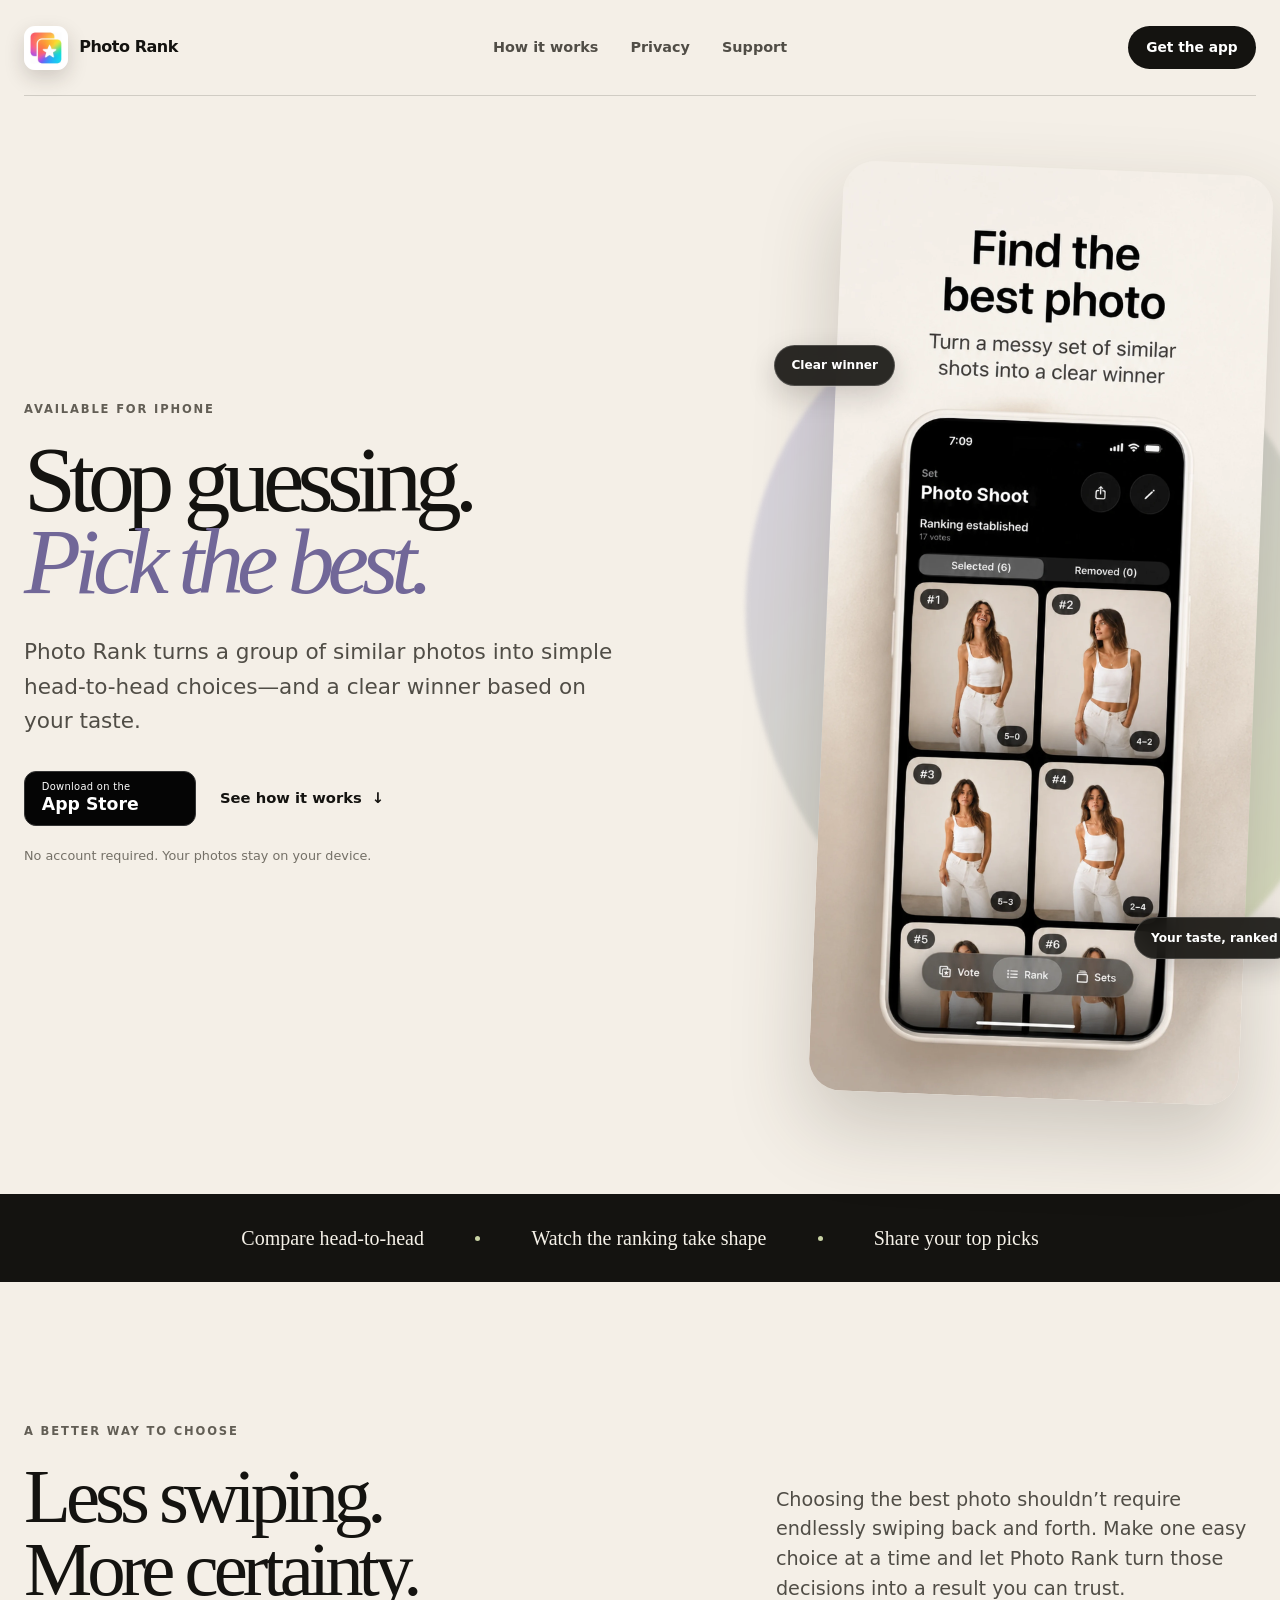
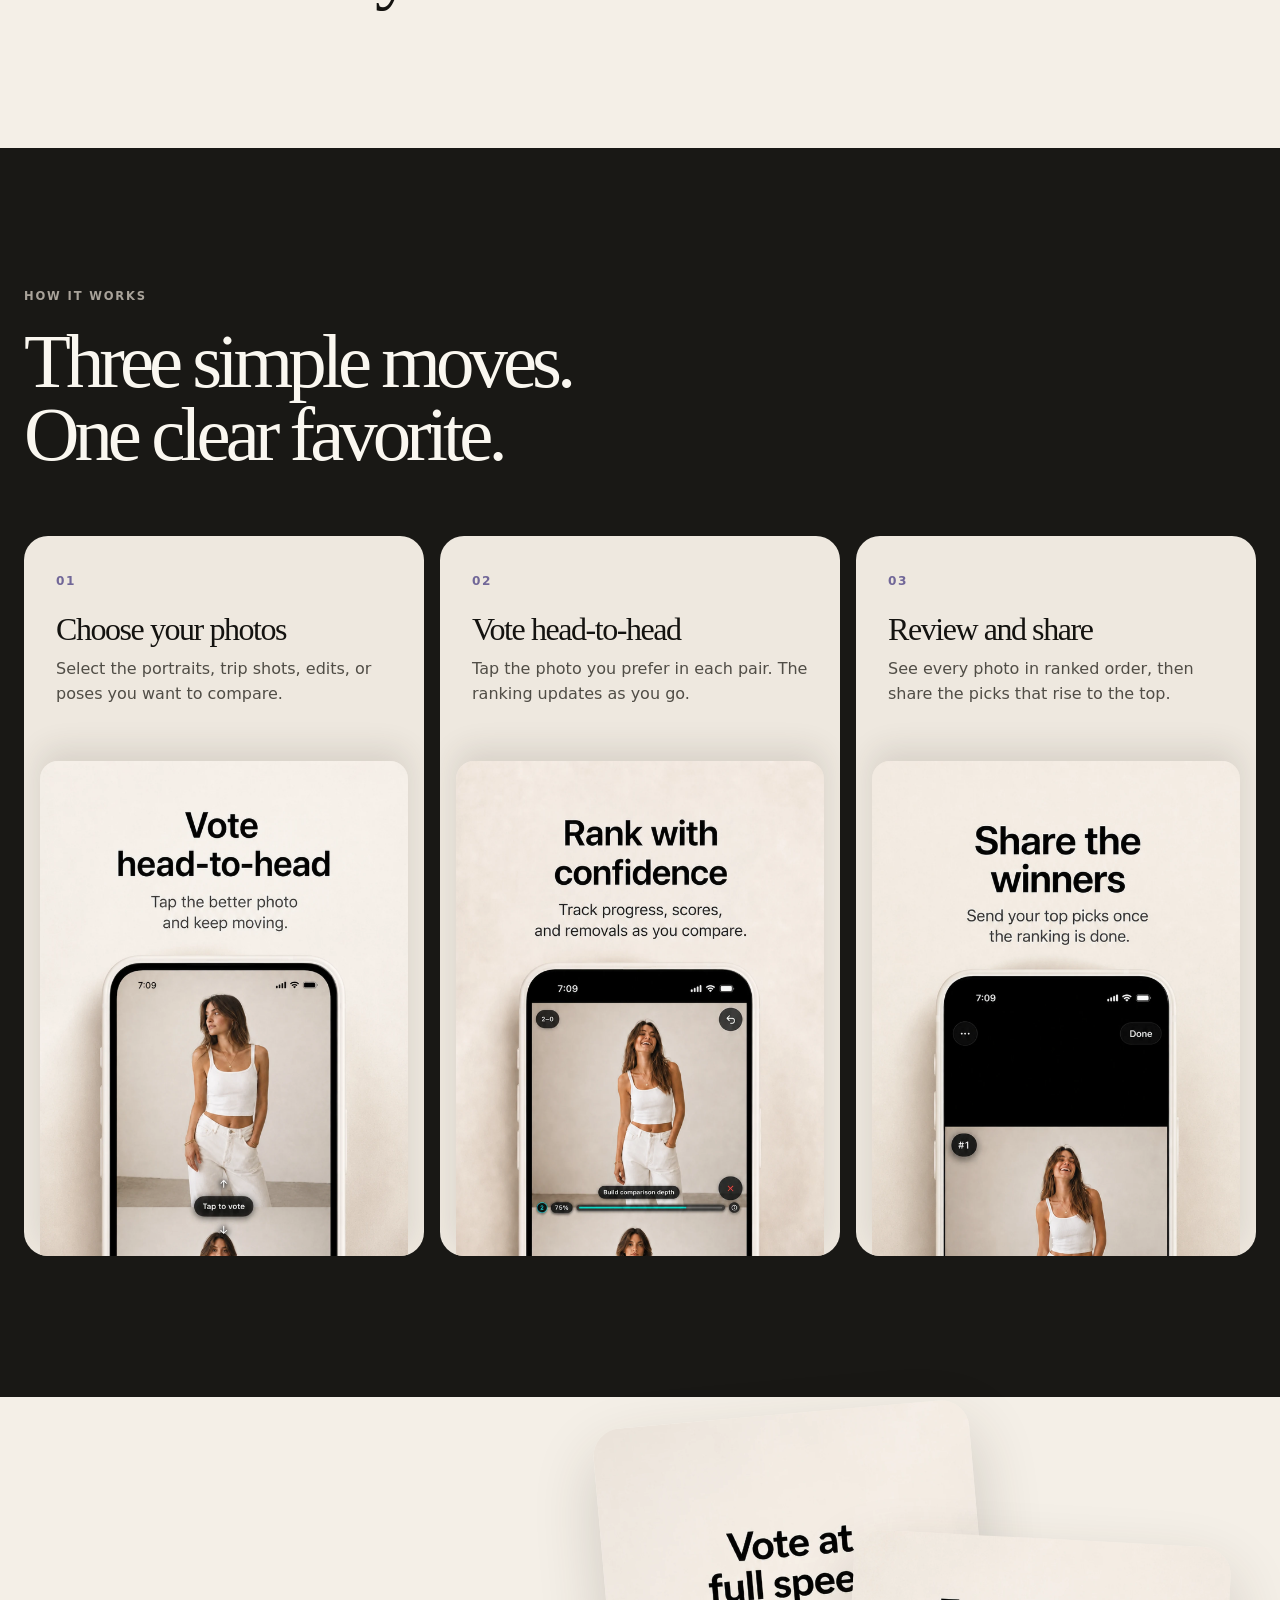
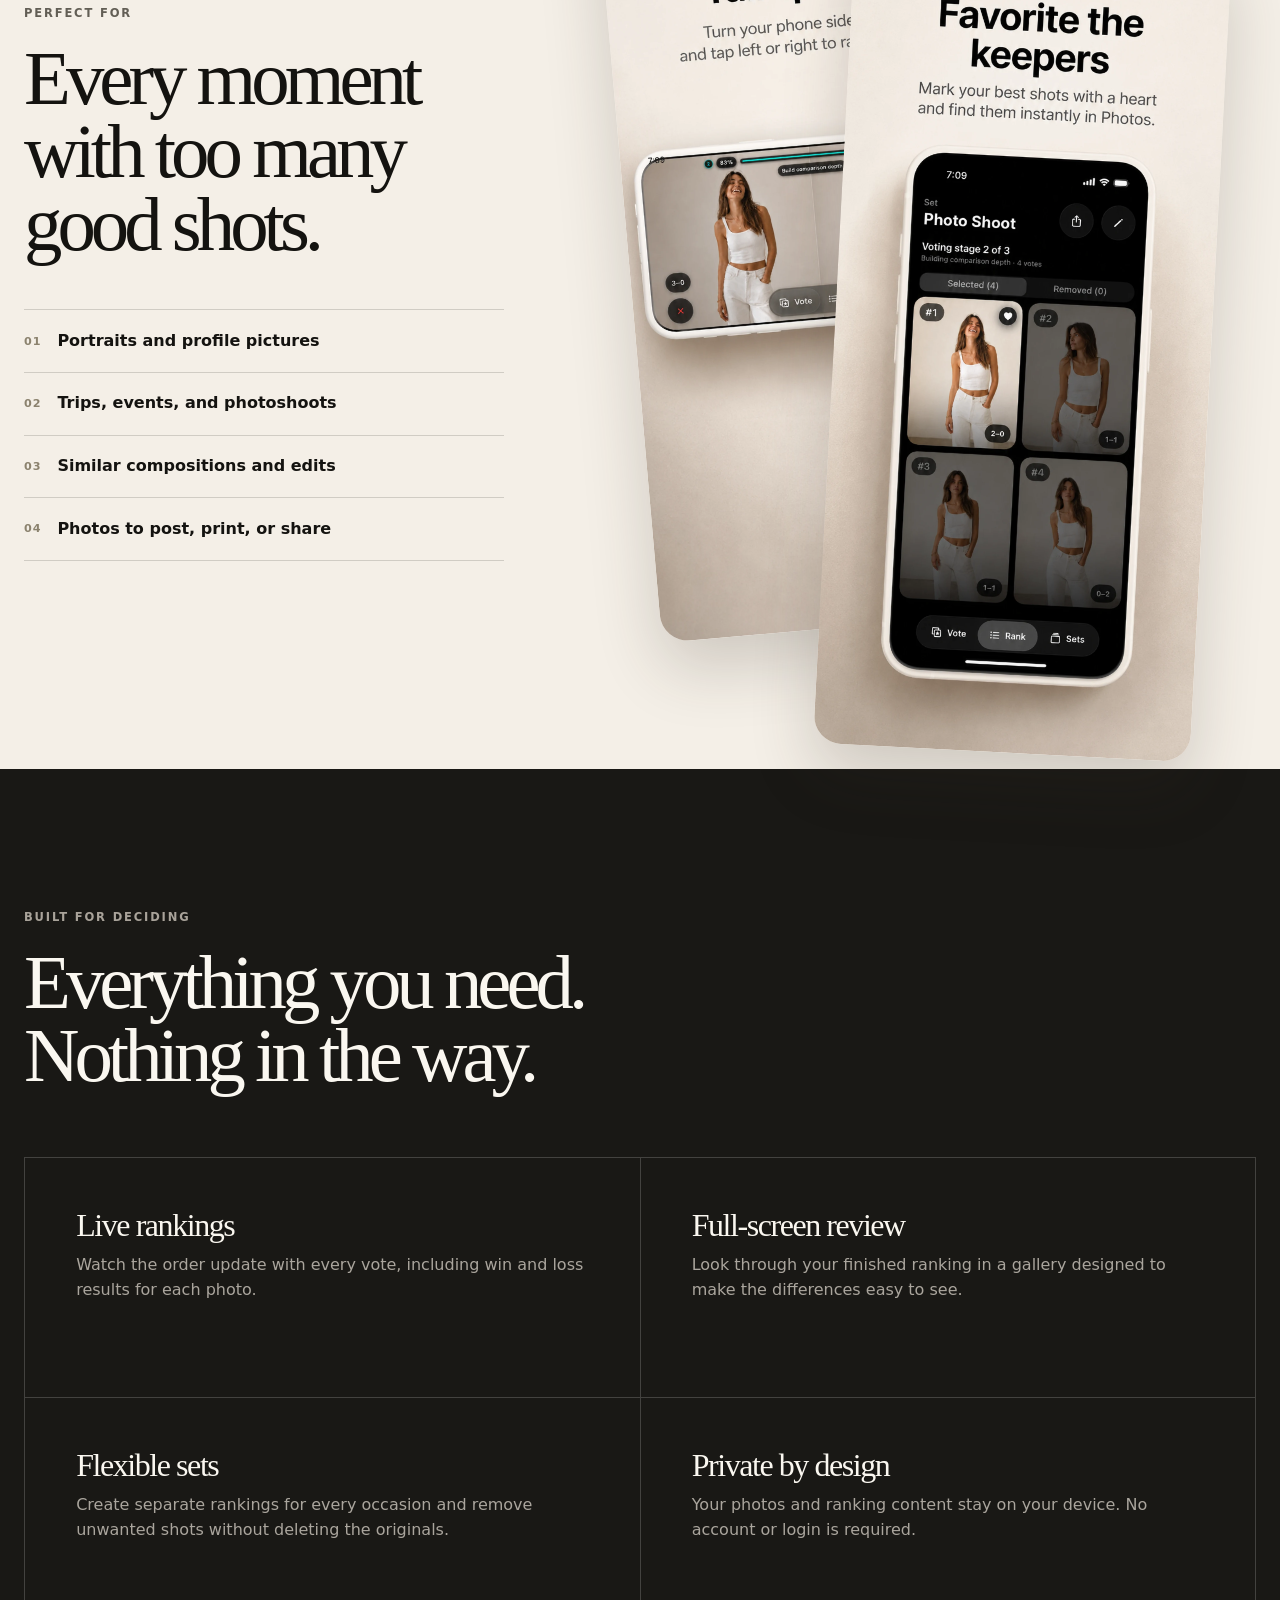
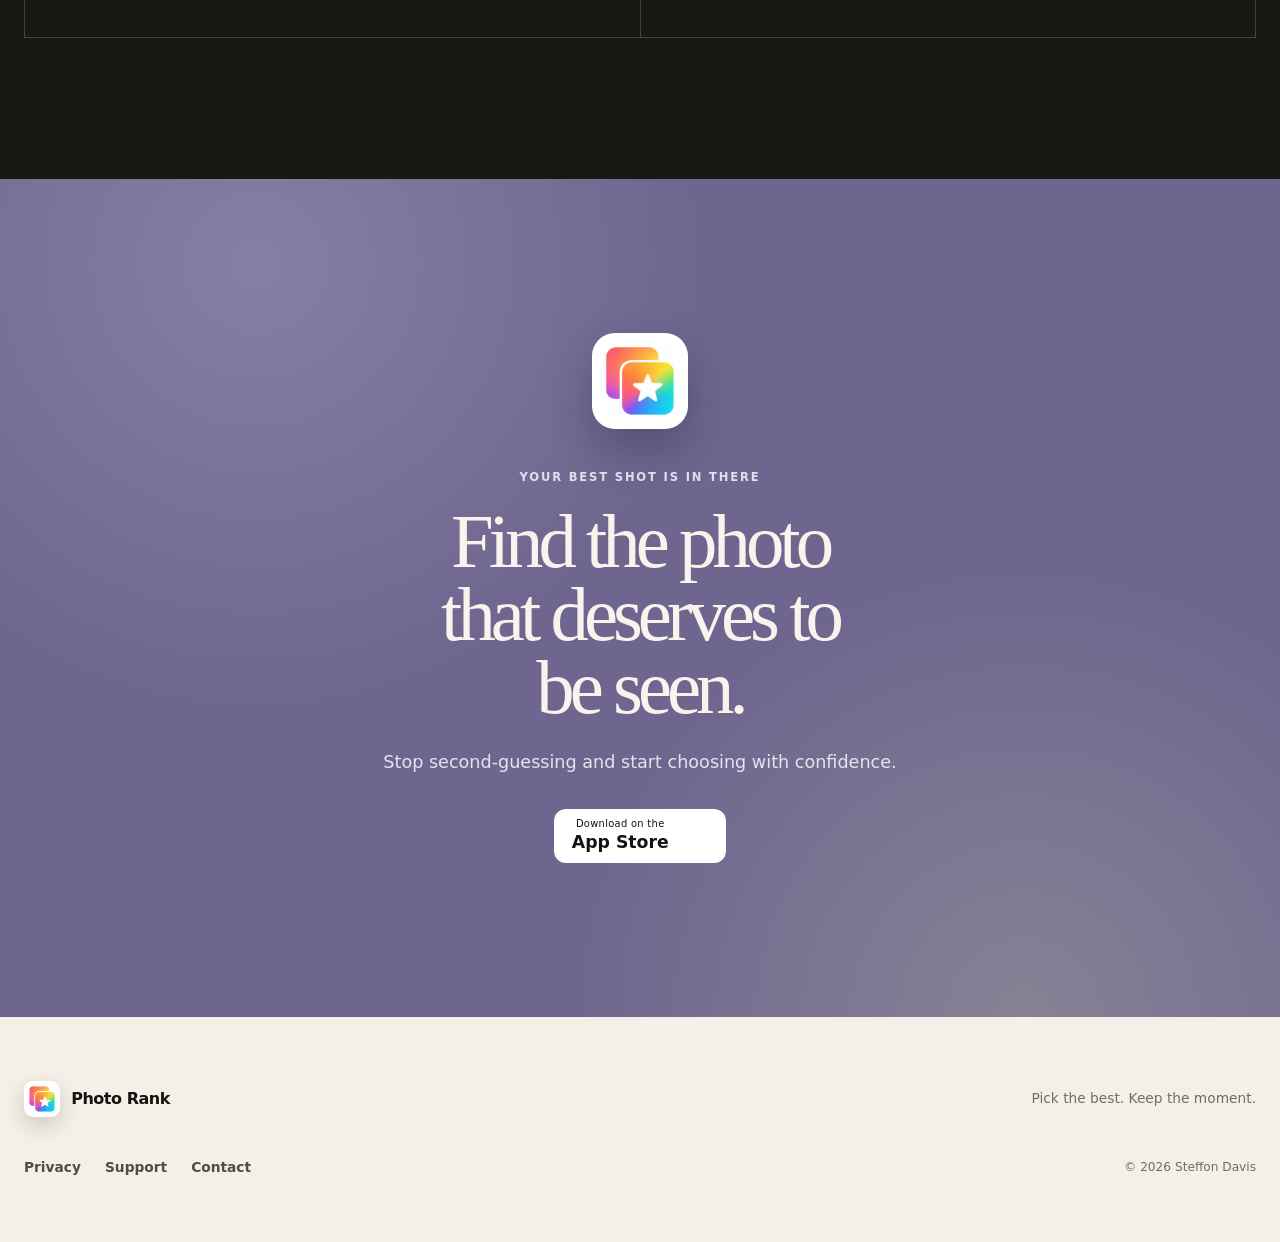
<file: index.html>
<!doctype html>
<html lang="en">
  <head>
    <meta charset="utf-8">
    <meta name="viewport" content="width=device-width, initial-scale=1">
    <meta
      name="description"
      content="Photo Rank turns a group of similar photos into simple head-to-head choices, then builds a clear ranked list based on your taste."
    >
    <meta name="theme-color" content="#f4efe7">
    <meta property="og:title" content="Photo Rank — Pick the best photo">
    <meta
      property="og:description"
      content="Stop second-guessing. Compare similar photos head-to-head and confidently find the one that deserves to be seen."
    >
    <meta property="og:type" content="website">
    <meta property="og:url" content="https://steffondavis.github.io/photorank-privacy/">
    <meta property="og:image" content="https://steffondavis.github.io/photorank-privacy/assets/brand/social-card.jpg">
    <meta property="og:image:width" content="1200">
    <meta property="og:image:height" content="630">
    <meta property="og:image:alt" content="Stop guessing. Pick the best. Photo Rank for iPhone.">
    <meta name="twitter:card" content="summary_large_image">
    <meta name="twitter:title" content="Photo Rank — Pick the best photo">
    <meta
      name="twitter:description"
      content="Compare similar photos head-to-head and confidently find the one that deserves to be seen."
    >
    <meta name="twitter:image" content="https://steffondavis.github.io/photorank-privacy/assets/brand/social-card.jpg">
    <link rel="canonical" href="https://steffondavis.github.io/photorank-privacy/">
    <title>Photo Rank — Pick the Best Photo</title>
    <link rel="icon" href="assets/brand/app-icon.webp">
    <link rel="stylesheet" href="styles.css">
  </head>
  <body class="marketing-page">
    <header class="site-header">
      <a class="brand" href="./" aria-label="Photo Rank home">
        <img src="assets/brand/app-icon.webp" alt="" width="44" height="44">
        <span>Photo Rank</span>
      </a>
      <nav class="site-nav" aria-label="Primary">
        <a href="#how-it-works">How it works</a>
        <a href="./privacy/">Privacy</a>
        <a href="./support/">Support</a>
      </nav>
      <a
        class="header-cta"
        href="https://apps.apple.com/us/app/photo-rank-pick-the-best/id6787797631"
        aria-label="Download Photo Rank on the App Store"
      >Get the app</a>
    </header>

    <main>
      <section class="marketing-hero">
        <div class="hero-copy">
          <p class="kicker">Available for iPhone</p>
          <h1>Stop guessing.<br><em>Pick the best.</em></h1>
          <p class="hero-lede">
            Photo Rank turns a group of similar photos into simple head-to-head choices—and a clear winner based on your taste.
          </p>
          <div class="hero-actions">
            <a
              class="app-store-button"
              href="https://apps.apple.com/us/app/photo-rank-pick-the-best/id6787797631"
              aria-label="Download Photo Rank on the App Store"
            >
              <span><small>Download on the</small>App Store</span>
            </a>
            <a class="text-link" href="#how-it-works">See how it works <span aria-hidden="true">↓</span></a>
          </div>
          <p class="trust-line">No account required. Your photos stay on your device.</p>
        </div>
        <div class="hero-visual">
          <div class="hero-glow" aria-hidden="true"></div>
          <img
            src="assets/screenshots/1.webp"
            alt="Photo Rank showing six portraits in ranked order with a clear number-one photo."
            width="642"
            height="1389"
            fetchpriority="high"
          >
          <span class="result-pill result-pill-top">Clear winner</span>
          <span class="result-pill result-pill-bottom">Your taste, ranked</span>
        </div>
      </section>

      <section class="promise-strip" aria-label="Photo Rank highlights">
        <p>Compare head-to-head</p>
        <span aria-hidden="true"></span>
        <p>Watch the ranking take shape</p>
        <span aria-hidden="true"></span>
        <p>Share your top picks</p>
      </section>

      <section class="intro-section">
        <p class="section-label">A better way to choose</p>
        <div class="intro-grid">
          <h2>Less swiping.<br>More certainty.</h2>
          <p>
            Choosing the best photo shouldn’t require endlessly swiping back and forth. Make one easy choice at a time and let Photo Rank turn those decisions into a result you can trust.
          </p>
        </div>
      </section>

      <section class="steps-section" id="how-it-works">
        <div class="section-heading">
          <p class="section-label">How it works</p>
          <h2>Three simple moves.<br>One clear favorite.</h2>
        </div>
        <div class="steps-grid">
          <article class="step-card">
            <div class="step-copy">
              <span class="step-number">01</span>
              <h3>Choose your photos</h3>
              <p>Select the portraits, trip shots, edits, or poses you want to compare.</p>
            </div>
            <img
              src="assets/screenshots/2.webp"
              alt="Photo Rank head-to-head voting screen with two similar portraits and the instruction to tap the better photo."
              width="642"
              height="1389"
              loading="lazy"
            >
          </article>
          <article class="step-card">
            <div class="step-copy">
              <span class="step-number">02</span>
              <h3>Vote head-to-head</h3>
              <p>Tap the photo you prefer in each pair. The ranking updates as you go.</p>
            </div>
            <img
              src="assets/screenshots/3.webp"
              alt="Photo Rank showing progress and confidence building as head-to-head choices are made."
              width="642"
              height="1389"
              loading="lazy"
            >
          </article>
          <article class="step-card">
            <div class="step-copy">
              <span class="step-number">03</span>
              <h3>Review and share</h3>
              <p>See every photo in ranked order, then share the picks that rise to the top.</p>
            </div>
            <img
              src="assets/screenshots/4.webp"
              alt="Photo Rank sharing interface for sending a top-ranked photo."
              width="642"
              height="1389"
              loading="lazy"
            >
          </article>
        </div>
      </section>

      <section class="use-cases">
        <div class="use-cases-copy">
          <p class="section-label">Perfect for</p>
          <h2>Every moment with too many good shots.</h2>
          <ul class="occasion-list">
            <li><span>01</span>Portraits and profile pictures</li>
            <li><span>02</span>Trips, events, and photoshoots</li>
            <li><span>03</span>Similar compositions and edits</li>
            <li><span>04</span>Photos to post, print, or share</li>
          </ul>
        </div>
        <div class="use-cases-visuals">
          <img
            class="visual-primary"
            src="assets/screenshots/5.webp"
            alt="Photo Rank showing how a favorite result can be saved."
            width="642"
            height="1389"
            loading="lazy"
          >
          <img
            class="visual-secondary"
            src="assets/screenshots/6.webp"
            alt="Photo Rank demonstrating a fast sequence of photo comparisons."
            width="642"
            height="1389"
            loading="lazy"
          >
        </div>
      </section>

      <section class="feature-section">
        <div class="section-heading">
          <p class="section-label">Built for deciding</p>
          <h2>Everything you need.<br>Nothing in the way.</h2>
        </div>
        <div class="feature-grid">
          <article>
            <h3>Live rankings</h3>
            <p>Watch the order update with every vote, including win and loss results for each photo.</p>
          </article>
          <article>
            <h3>Full-screen review</h3>
            <p>Look through your finished ranking in a gallery designed to make the differences easy to see.</p>
          </article>
          <article>
            <h3>Flexible sets</h3>
            <p>Create separate rankings for every occasion and remove unwanted shots without deleting the originals.</p>
          </article>
          <article>
            <h3>Private by design</h3>
            <p>Your photos and ranking content stay on your device. No account or login is required.</p>
          </article>
        </div>
      </section>

      <section class="closing-cta">
        <img src="assets/brand/app-icon.webp" alt="" width="96" height="96">
        <p class="section-label">Your best shot is in there</p>
        <h2>Find the photo<br>that deserves to be seen.</h2>
        <p>Stop second-guessing and start choosing with confidence.</p>
        <a
          class="app-store-button app-store-button-light"
          href="https://apps.apple.com/us/app/photo-rank-pick-the-best/id6787797631"
          aria-label="Download Photo Rank on the App Store"
        >
          <span><small>Download on the</small>App Store</span>
        </a>
      </section>
    </main>

    <footer class="site-footer">
      <a class="brand footer-brand" href="./">
        <img src="assets/brand/app-icon.webp" alt="" width="36" height="36">
        <span>Photo Rank</span>
      </a>
      <p>Pick the best. Keep the moment.</p>
      <nav aria-label="Footer">
        <a href="./privacy/">Privacy</a>
        <a href="./support/">Support</a>
        <a href="mailto:support-app@curalytics.com">Contact</a>
      </nav>
      <p class="copyright">© 2026 Steffon Davis</p>
    </footer>
  </body>
</html>
</file>
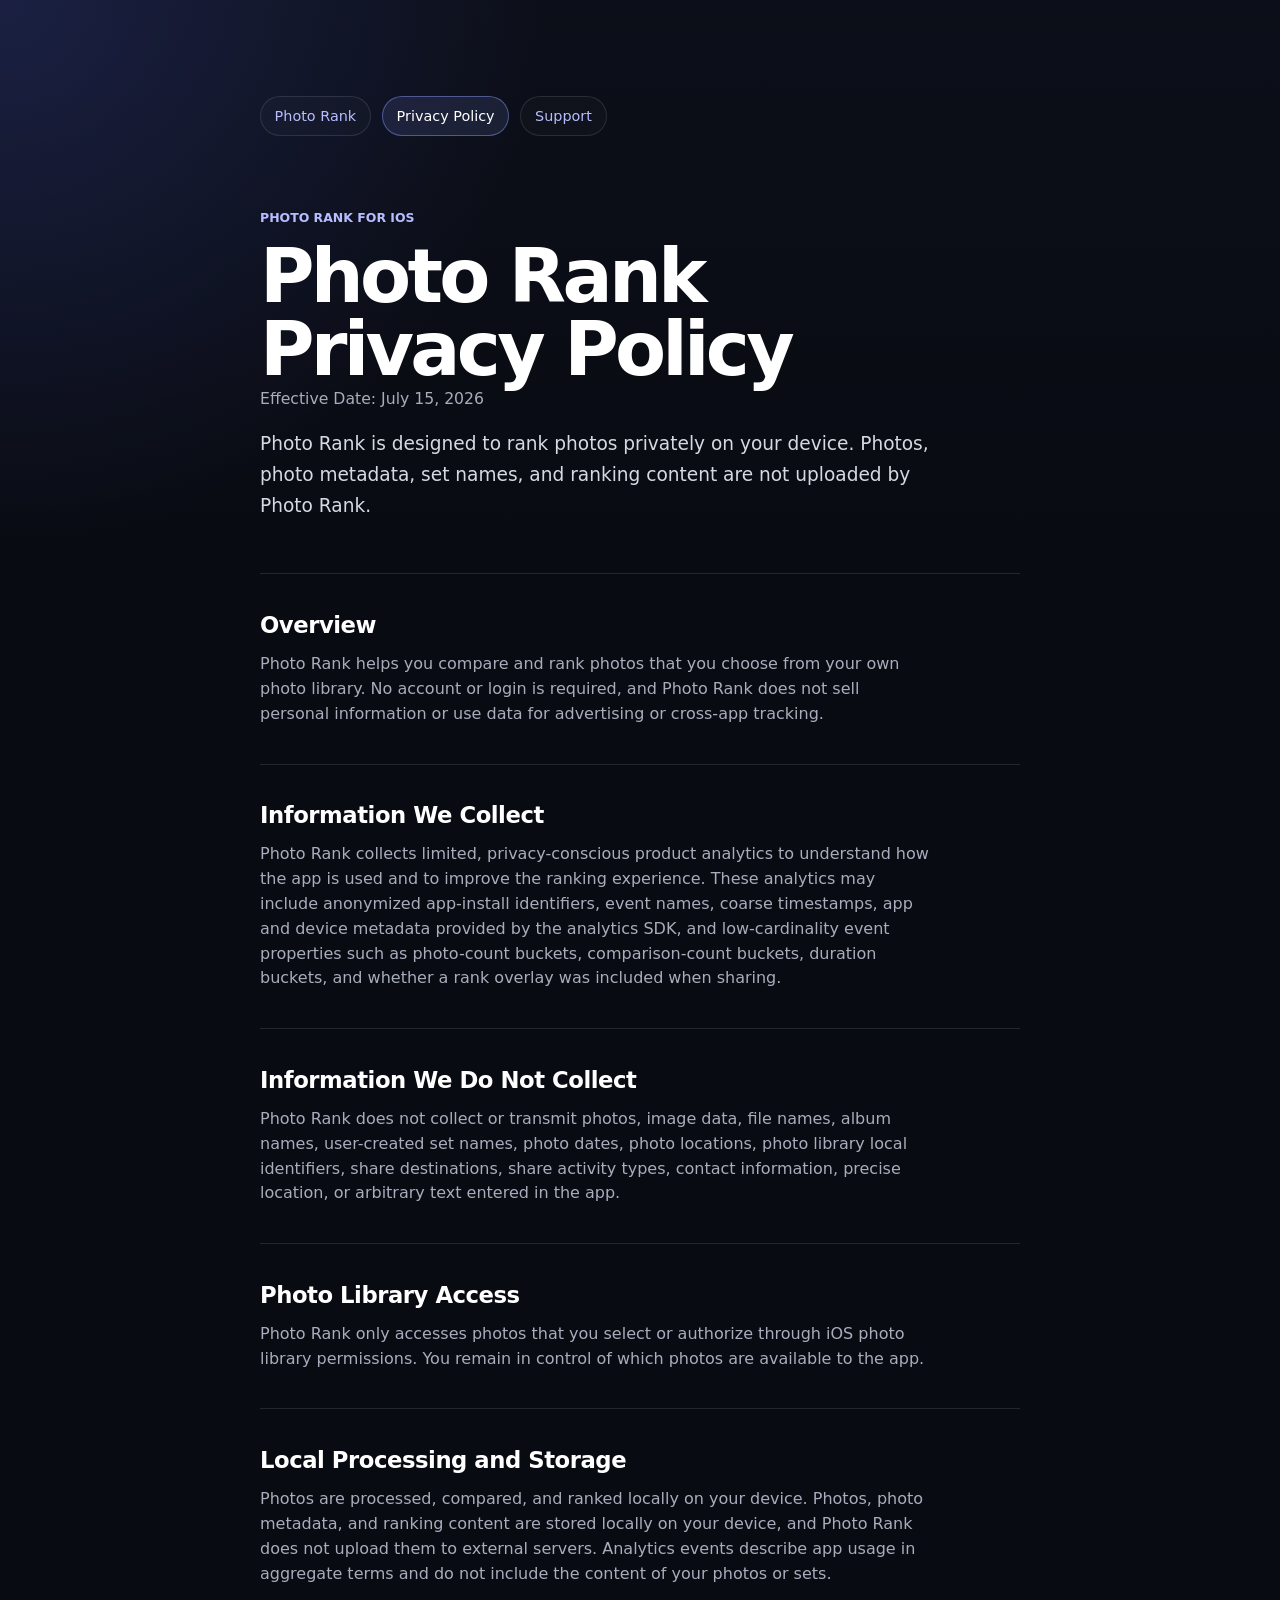
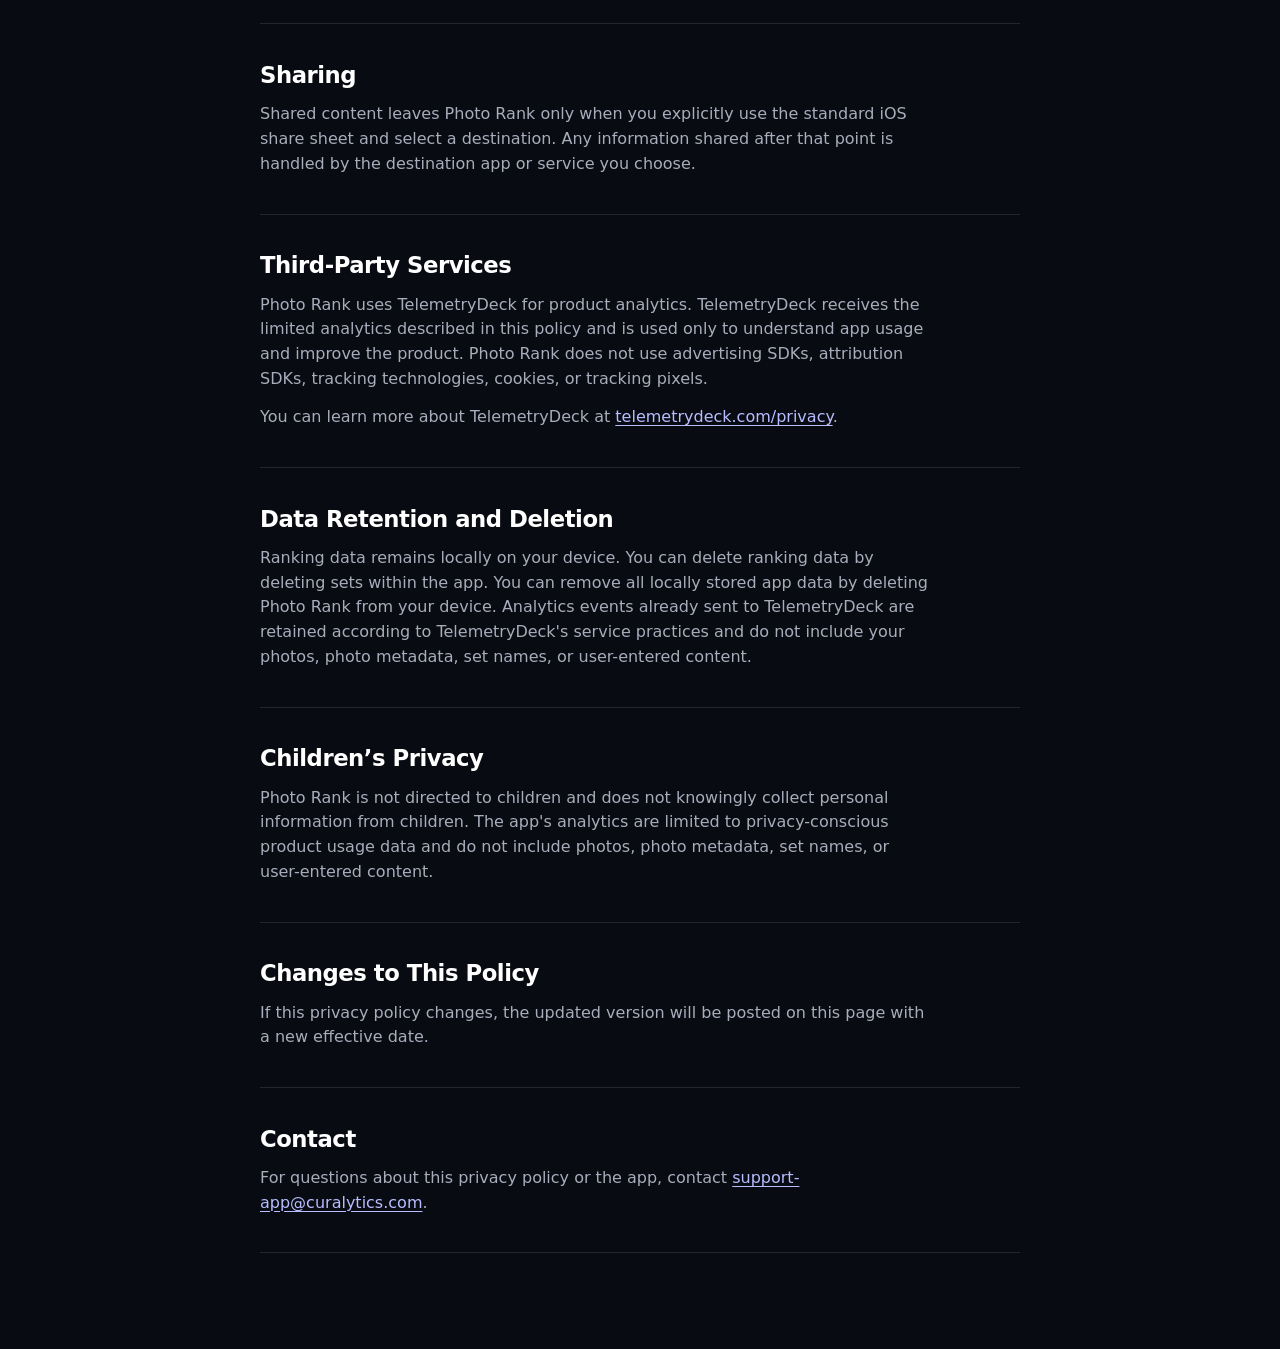
<file: privacy/index.html>
<!doctype html>
<html lang="en">
  <head>
    <meta charset="utf-8">
    <meta name="viewport" content="width=device-width, initial-scale=1">
    <meta
      name="description"
      content="Privacy policy for Photo Rank, an iOS app that ranks selected photos locally on device and uses privacy-conscious product analytics."
    >
    <meta name="color-scheme" content="dark">
    <title>Photo Rank Privacy Policy</title>
    <link rel="icon" href="../assets/brand/app-icon.webp">
    <link rel="stylesheet" href="../styles.css">
  </head>
  <body class="content-page">
    <main class="policy">
      <nav class="topnav" aria-label="Primary">
        <a href="../">Photo Rank</a>
        <a href="./" aria-current="page">Privacy Policy</a>
        <a href="../support/">Support</a>
      </nav>

      <header class="content-hero" aria-labelledby="page-title">
        <p class="eyebrow">Photo Rank for iOS</p>
        <h1 id="page-title">Photo Rank Privacy Policy</h1>
        <p class="effective-date">Effective Date: July 15, 2026</p>
        <p class="intro">
          Photo Rank is designed to rank photos privately on your device. Photos, photo metadata, set names, and ranking content are not uploaded by Photo Rank.
        </p>
      </header>

      <section aria-labelledby="overview">
        <h2 id="overview">Overview</h2>
        <p>
          Photo Rank helps you compare and rank photos that you choose from your own photo library. No account or login is required, and Photo Rank does not sell personal information or use data for advertising or cross-app tracking.
        </p>
      </section>

      <section aria-labelledby="information-we-collect">
        <h2 id="information-we-collect">Information We Collect</h2>
        <p>
          Photo Rank collects limited, privacy-conscious product analytics to understand how the app is used and to improve the ranking experience. These analytics may include anonymized app-install identifiers, event names, coarse timestamps, app and device metadata provided by the analytics SDK, and low-cardinality event properties such as photo-count buckets, comparison-count buckets, duration buckets, and whether a rank overlay was included when sharing.
        </p>
      </section>

      <section aria-labelledby="information-we-do-not-collect">
        <h2 id="information-we-do-not-collect">Information We Do Not Collect</h2>
        <p>
          Photo Rank does not collect or transmit photos, image data, file names, album names, user-created set names, photo dates, photo locations, photo library local identifiers, share destinations, share activity types, contact information, precise location, or arbitrary text entered in the app.
        </p>
      </section>

      <section aria-labelledby="photo-library-access">
        <h2 id="photo-library-access">Photo Library Access</h2>
        <p>
          Photo Rank only accesses photos that you select or authorize through iOS photo library permissions. You remain in control of which photos are available to the app.
        </p>
      </section>

      <section aria-labelledby="local-processing-and-storage">
        <h2 id="local-processing-and-storage">Local Processing and Storage</h2>
        <p>
          Photos are processed, compared, and ranked locally on your device. Photos, photo metadata, and ranking content are stored locally on your device, and Photo Rank does not upload them to external servers. Analytics events describe app usage in aggregate terms and do not include the content of your photos or sets.
        </p>
      </section>

      <section aria-labelledby="sharing">
        <h2 id="sharing">Sharing</h2>
        <p>
          Shared content leaves Photo Rank only when you explicitly use the standard iOS share sheet and select a destination. Any information shared after that point is handled by the destination app or service you choose.
        </p>
      </section>

      <section aria-labelledby="third-party-services">
        <h2 id="third-party-services">Third-Party Services</h2>
        <p>
          Photo Rank uses TelemetryDeck for product analytics. TelemetryDeck receives the limited analytics described in this policy and is used only to understand app usage and improve the product. Photo Rank does not use advertising SDKs, attribution SDKs, tracking technologies, cookies, or tracking pixels.
        </p>
        <p>
          You can learn more about TelemetryDeck at <a href="https://telemetrydeck.com/privacy/">telemetrydeck.com/privacy</a>.
        </p>
      </section>

      <section aria-labelledby="data-retention-and-deletion">
        <h2 id="data-retention-and-deletion">Data Retention and Deletion</h2>
        <p>
          Ranking data remains locally on your device. You can delete ranking data by deleting sets within the app. You can remove all locally stored app data by deleting Photo Rank from your device. Analytics events already sent to TelemetryDeck are retained according to TelemetryDeck's service practices and do not include your photos, photo metadata, set names, or user-entered content.
        </p>
      </section>

      <section aria-labelledby="childrens-privacy">
        <h2 id="childrens-privacy">Children’s Privacy</h2>
        <p>
          Photo Rank is not directed to children and does not knowingly collect personal information from children. The app's analytics are limited to privacy-conscious product usage data and do not include photos, photo metadata, set names, or user-entered content.
        </p>
      </section>

      <section aria-labelledby="changes-to-this-policy">
        <h2 id="changes-to-this-policy">Changes to This Policy</h2>
        <p>
          If this privacy policy changes, the updated version will be posted on this page with a new effective date.
        </p>
      </section>

      <section aria-labelledby="contact">
        <h2 id="contact">Contact</h2>
        <p>
          For questions about this privacy policy or the app, contact <a href="mailto:support-app@curalytics.com">support-app@curalytics.com</a>.
        </p>
      </section>
    </main>
  </body>
</html>
</file>
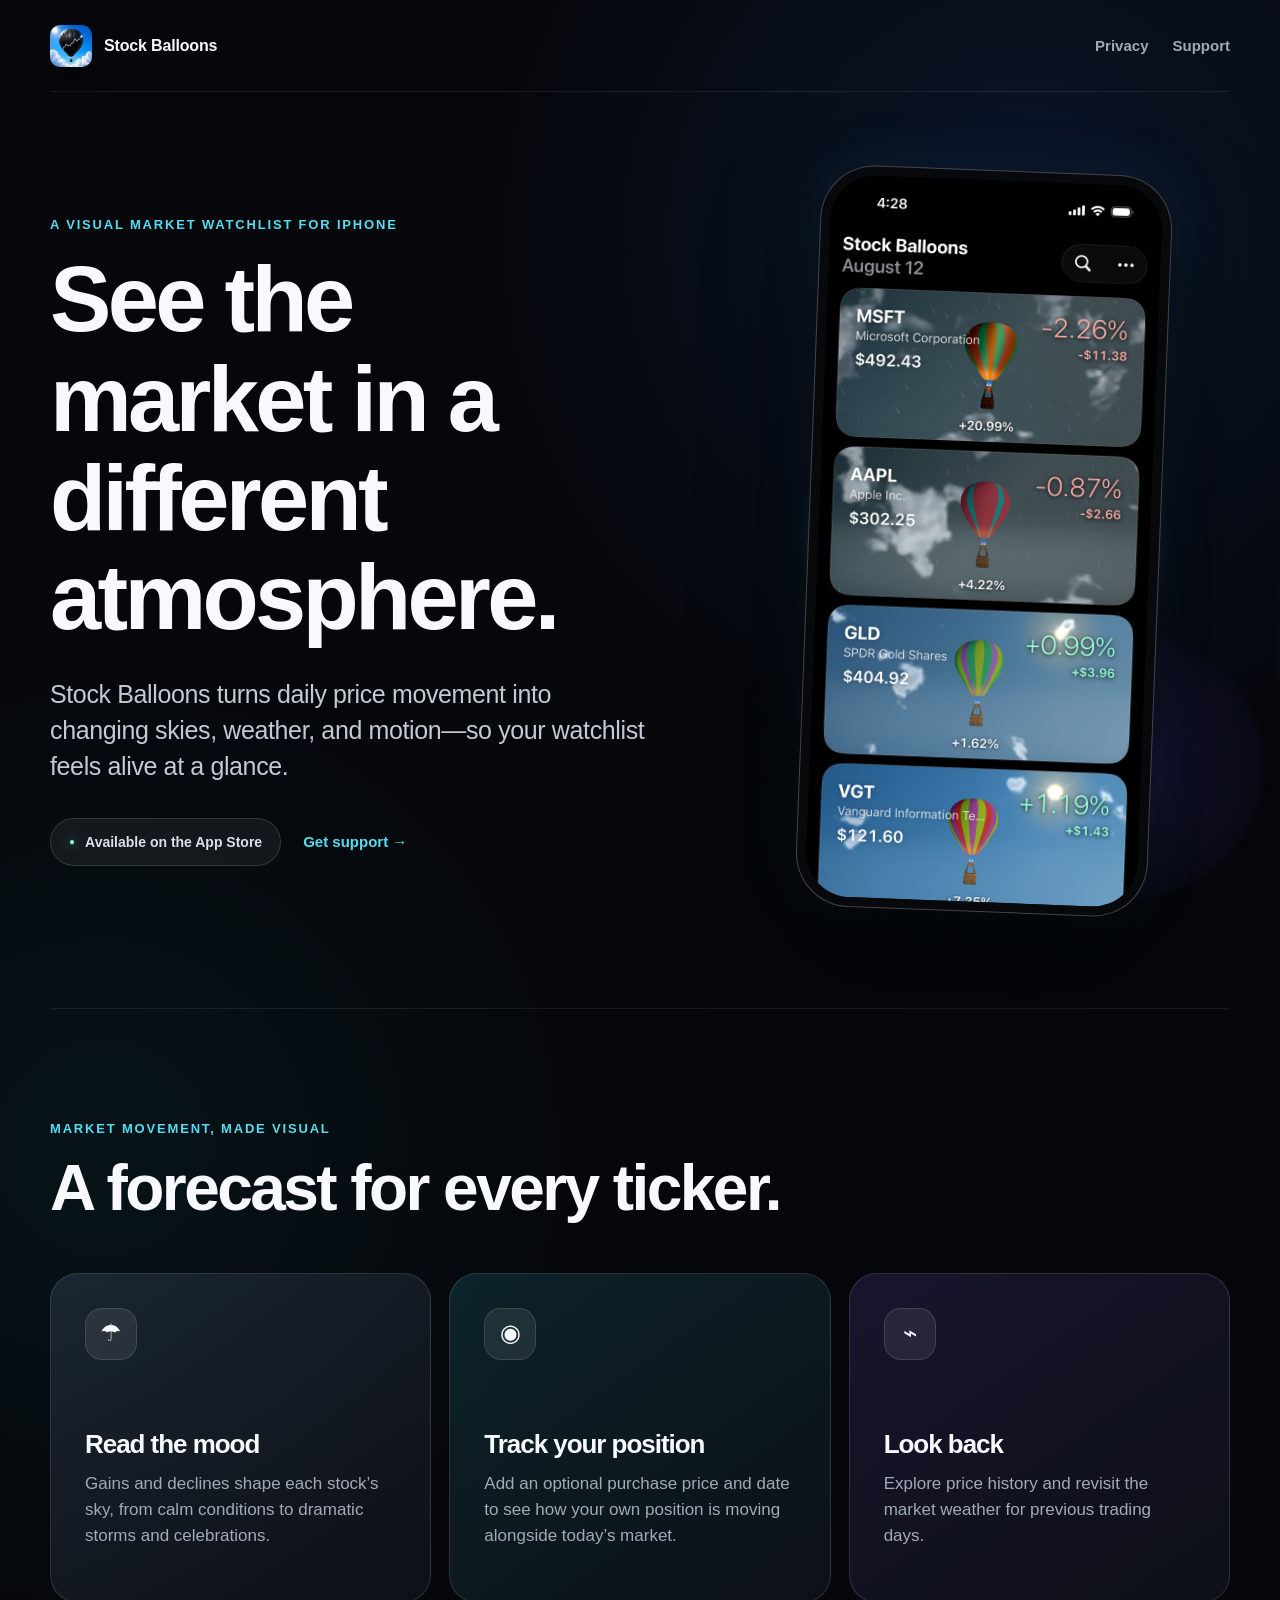
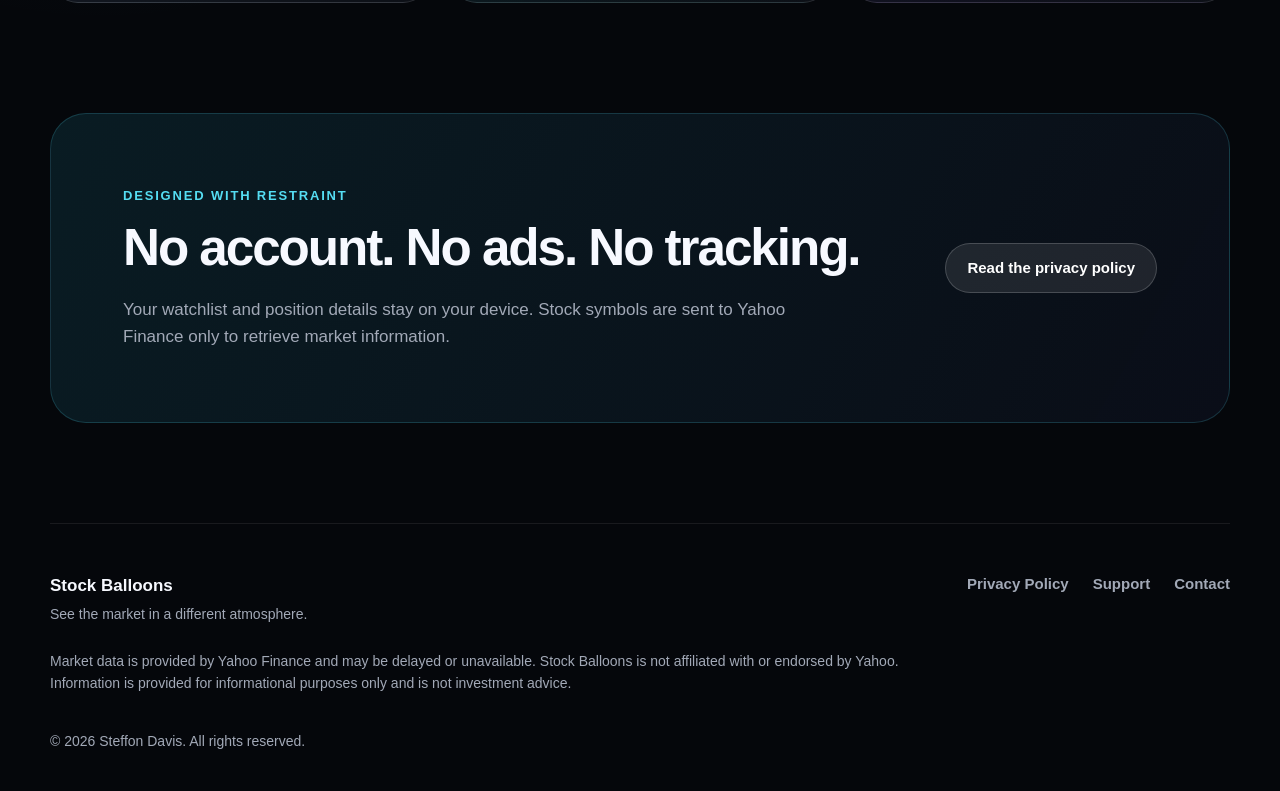
<file: stock-balloons/index.html>
<!doctype html>
<html lang="en">
  <head>
    <meta charset="utf-8">
    <meta name="viewport" content="width=device-width, initial-scale=1">
    <meta name="description" content="Stock Balloons turns market movement into an atmospheric, visual watchlist for iPhone.">
    <meta name="theme-color" content="#05070b">
    <meta name="color-scheme" content="dark">
    <meta property="og:title" content="Stock Balloons for iPhone">
    <meta property="og:description" content="See the market in a different atmosphere.">
    <meta property="og:type" content="website">
    <meta property="og:image" content="assets/social-card.png">
    <title>Stock Balloons for iPhone</title>
    <link rel="icon" href="assets/app-icon.png">
    <link rel="stylesheet" href="styles.css">
  </head>
  <body>
    <a class="skip-link" href="#main-content">Skip to content</a>

    <header class="site-header">
      <a class="brand" href="./" aria-label="Stock Balloons home">
        <img src="assets/app-icon.png" alt="" width="42" height="42">
        <span>Stock Balloons</span>
      </a>
      <nav aria-label="Primary navigation">
        <a href="privacy/">Privacy</a>
        <a href="support/">Support</a>
      </nav>
    </header>

    <main id="main-content">
      <section class="hero">
        <div class="hero-copy">
          <p class="eyebrow">A visual market watchlist for iPhone</p>
          <h1>See the market in a different atmosphere.</h1>
          <p class="hero-intro">
            Stock Balloons turns daily price movement into changing skies, weather, and motion—so your watchlist feels alive at a glance.
          </p>
          <div class="hero-actions">
            <span class="availability" aria-label="Stock Balloons is available on the App Store">
              <span aria-hidden="true">●</span> Available on the App Store
            </span>
            <a class="text-link" href="support/">Get support <span aria-hidden="true">→</span></a>
          </div>
        </div>

        <div class="product-stage" aria-label="Stock Balloons app preview">
          <div class="orb orb-one" aria-hidden="true"></div>
          <div class="orb orb-two" aria-hidden="true"></div>
          <div class="phone-frame">
            <div class="phone-island" aria-hidden="true"></div>
            <img src="assets/watchlist.png" alt="Stock Balloons watchlist showing market changes as animated weather scenes and hot-air balloons">
          </div>
        </div>
      </section>

      <section class="feature-section" aria-labelledby="features-title">
        <div class="section-heading">
          <p class="eyebrow">Market movement, made visual</p>
          <h2 id="features-title">A forecast for every ticker.</h2>
        </div>

        <div class="feature-grid">
          <article class="feature-card storm-card">
            <span class="feature-icon" aria-hidden="true">☂</span>
            <h3>Read the mood</h3>
            <p>Gains and declines shape each stock’s sky, from calm conditions to dramatic storms and celebrations.</p>
          </article>
          <article class="feature-card balloon-card">
            <span class="feature-icon" aria-hidden="true">◉</span>
            <h3>Track your position</h3>
            <p>Add an optional purchase price and date to see how your own position is moving alongside today’s market.</p>
          </article>
          <article class="feature-card history-card">
            <span class="feature-icon" aria-hidden="true">⌁</span>
            <h3>Look back</h3>
            <p>Explore price history and revisit the market weather for previous trading days.</p>
          </article>
        </div>
      </section>

      <section class="privacy-callout" aria-labelledby="privacy-title">
        <div>
          <p class="eyebrow">Designed with restraint</p>
          <h2 id="privacy-title">No account. No ads. No tracking.</h2>
          <p>Your watchlist and position details stay on your device. Stock symbols are sent to Yahoo Finance only to retrieve market information.</p>
        </div>
        <a class="button" href="privacy/">Read the privacy policy</a>
      </section>
    </main>

    <footer class="site-footer">
      <div>
        <strong>Stock Balloons</strong>
        <p>See the market in a different atmosphere.</p>
      </div>
      <nav aria-label="Footer navigation">
        <a href="privacy/">Privacy Policy</a>
        <a href="support/">Support</a>
        <a href="mailto:support-app@curalytics.com">Contact</a>
      </nav>
      <p class="fine-print">
        Market data is provided by Yahoo Finance and may be delayed or unavailable. Stock Balloons is not affiliated with or endorsed by Yahoo. Information is provided for informational purposes only and is not investment advice.
      </p>
      <p class="copyright">© 2026 Steffon Davis. All rights reserved.</p>
    </footer>
  </body>
</html>
</file>
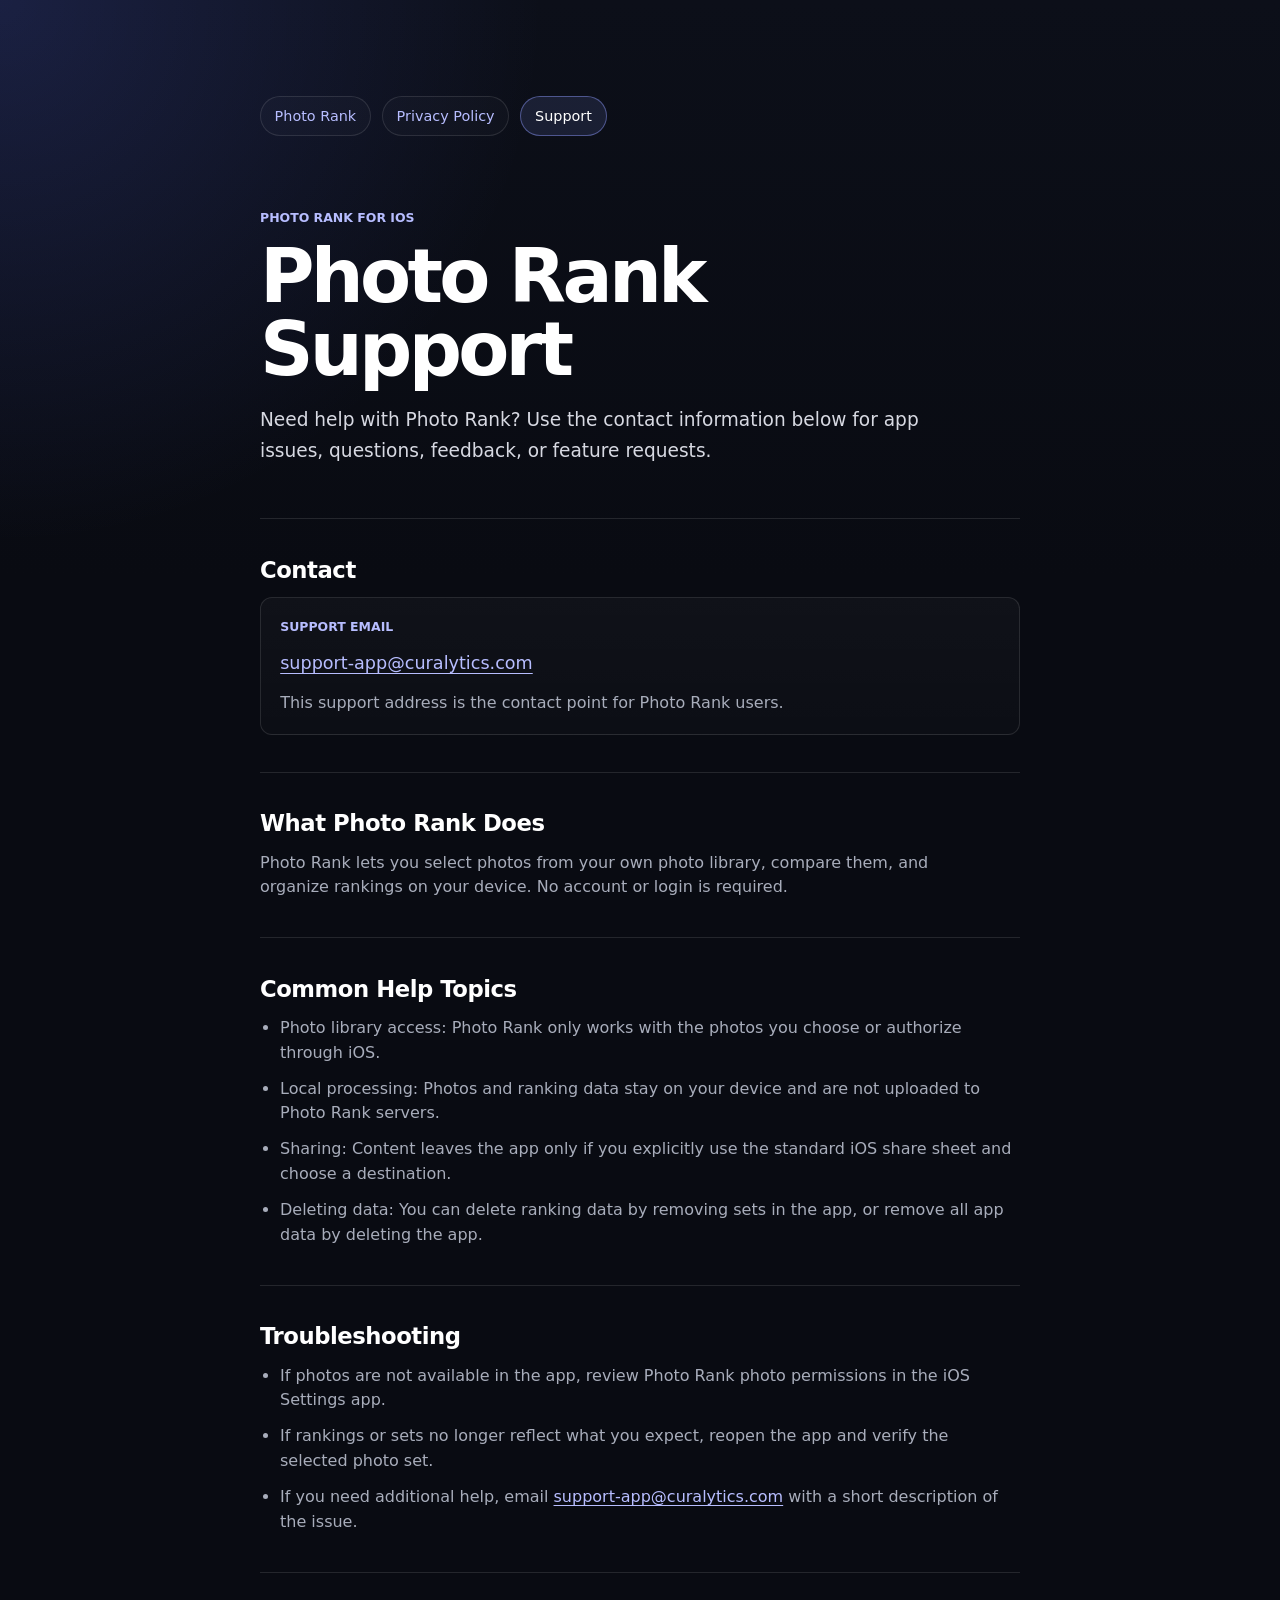
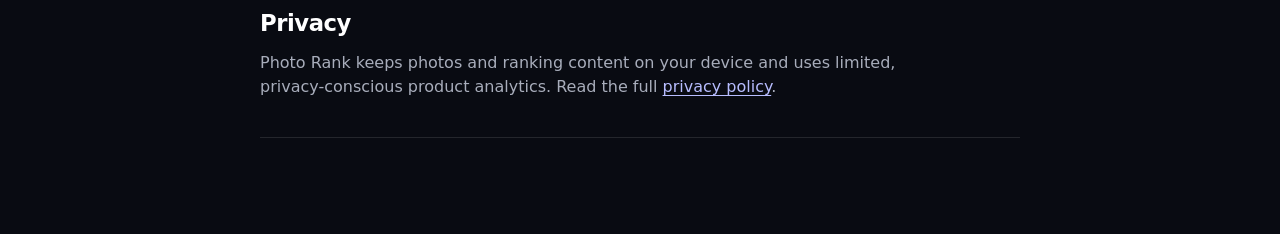
<file: support/index.html>
<!doctype html>
<html lang="en">
  <head>
    <meta charset="utf-8">
    <meta name="viewport" content="width=device-width, initial-scale=1">
    <meta
      name="description"
      content="Support page for Photo Rank, including contact information and help for common questions."
    >
    <meta name="color-scheme" content="dark">
    <title>Photo Rank Support</title>
    <link rel="icon" href="../assets/brand/app-icon.webp">
    <link rel="stylesheet" href="../styles.css">
  </head>
  <body class="content-page">
    <main class="policy">
      <nav class="topnav" aria-label="Primary">
        <a href="../">Photo Rank</a>
        <a href="../privacy/">Privacy Policy</a>
        <a href="./" aria-current="page">Support</a>
      </nav>

      <header class="content-hero" aria-labelledby="page-title">
        <p class="eyebrow">Photo Rank for iOS</p>
        <h1 id="page-title">Photo Rank Support</h1>
        <p class="intro">
          Need help with Photo Rank? Use the contact information below for app issues, questions, feedback, or feature requests.
        </p>
      </header>

      <section aria-labelledby="contact-support">
        <h2 id="contact-support">Contact</h2>
        <div class="support-card">
          <p class="support-label">Support Email</p>
          <p class="support-value">
            <a href="mailto:support-app@curalytics.com">support-app@curalytics.com</a>
          </p>
          <p>
            This support address is the contact point for Photo Rank users.
          </p>
        </div>
      </section>

      <section aria-labelledby="app-help">
        <h2 id="app-help">What Photo Rank Does</h2>
        <p>
          Photo Rank lets you select photos from your own photo library, compare them, and organize rankings on your device. No account or login is required.
        </p>
      </section>

      <section aria-labelledby="common-help">
        <h2 id="common-help">Common Help Topics</h2>
        <ul class="support-list">
          <li>Photo library access: Photo Rank only works with the photos you choose or authorize through iOS.</li>
          <li>Local processing: Photos and ranking data stay on your device and are not uploaded to Photo Rank servers.</li>
          <li>Sharing: Content leaves the app only if you explicitly use the standard iOS share sheet and choose a destination.</li>
          <li>Deleting data: You can delete ranking data by removing sets in the app, or remove all app data by deleting the app.</li>
        </ul>
      </section>

      <section aria-labelledby="troubleshooting">
        <h2 id="troubleshooting">Troubleshooting</h2>
        <ul class="support-list">
          <li>If photos are not available in the app, review Photo Rank photo permissions in the iOS Settings app.</li>
          <li>If rankings or sets no longer reflect what you expect, reopen the app and verify the selected photo set.</li>
          <li>If you need additional help, email <a href="mailto:support-app@curalytics.com">support-app@curalytics.com</a> with a short description of the issue.</li>
        </ul>
      </section>

      <section aria-labelledby="privacy-link">
        <h2 id="privacy-link">Privacy</h2>
        <p>
          Photo Rank keeps photos and ranking content on your device and uses limited, privacy-conscious product analytics. Read the full <a href="../privacy/">privacy policy</a>.
        </p>
      </section>
    </main>
  </body>
</html>
</file>
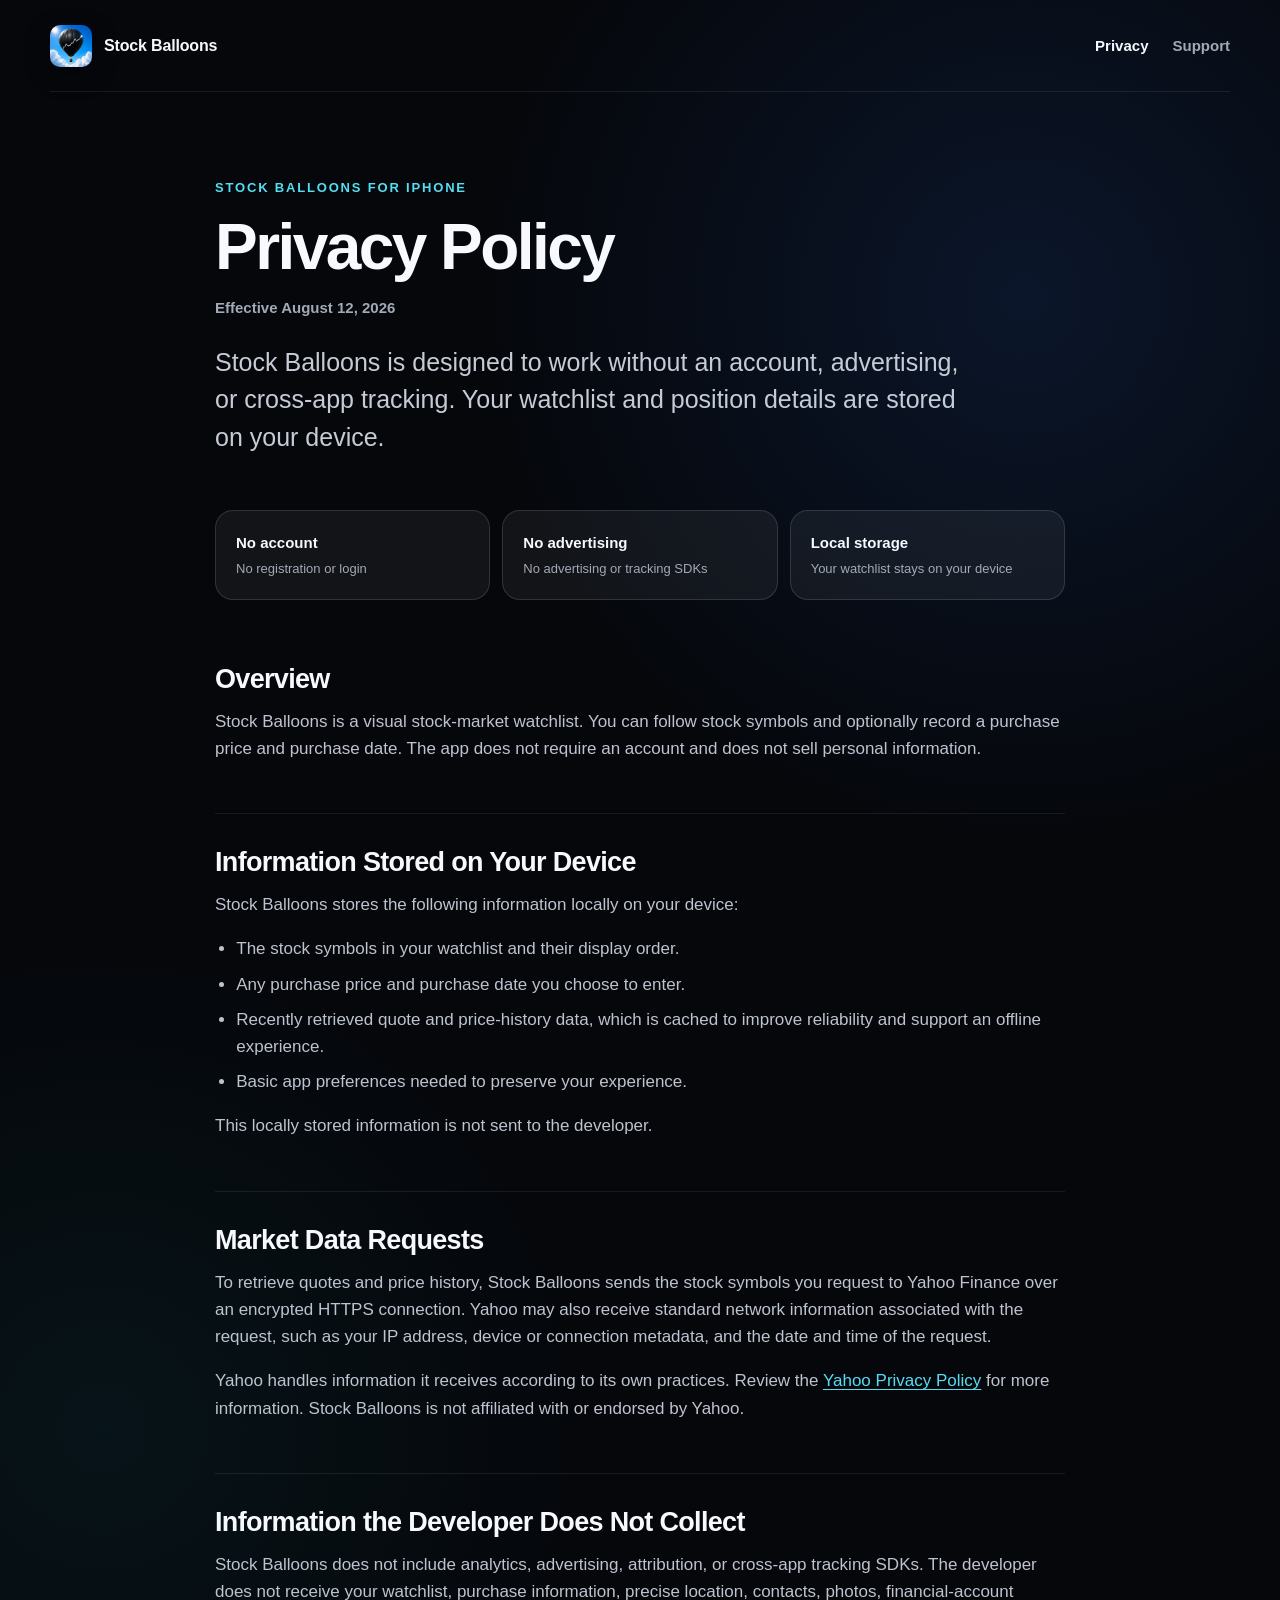
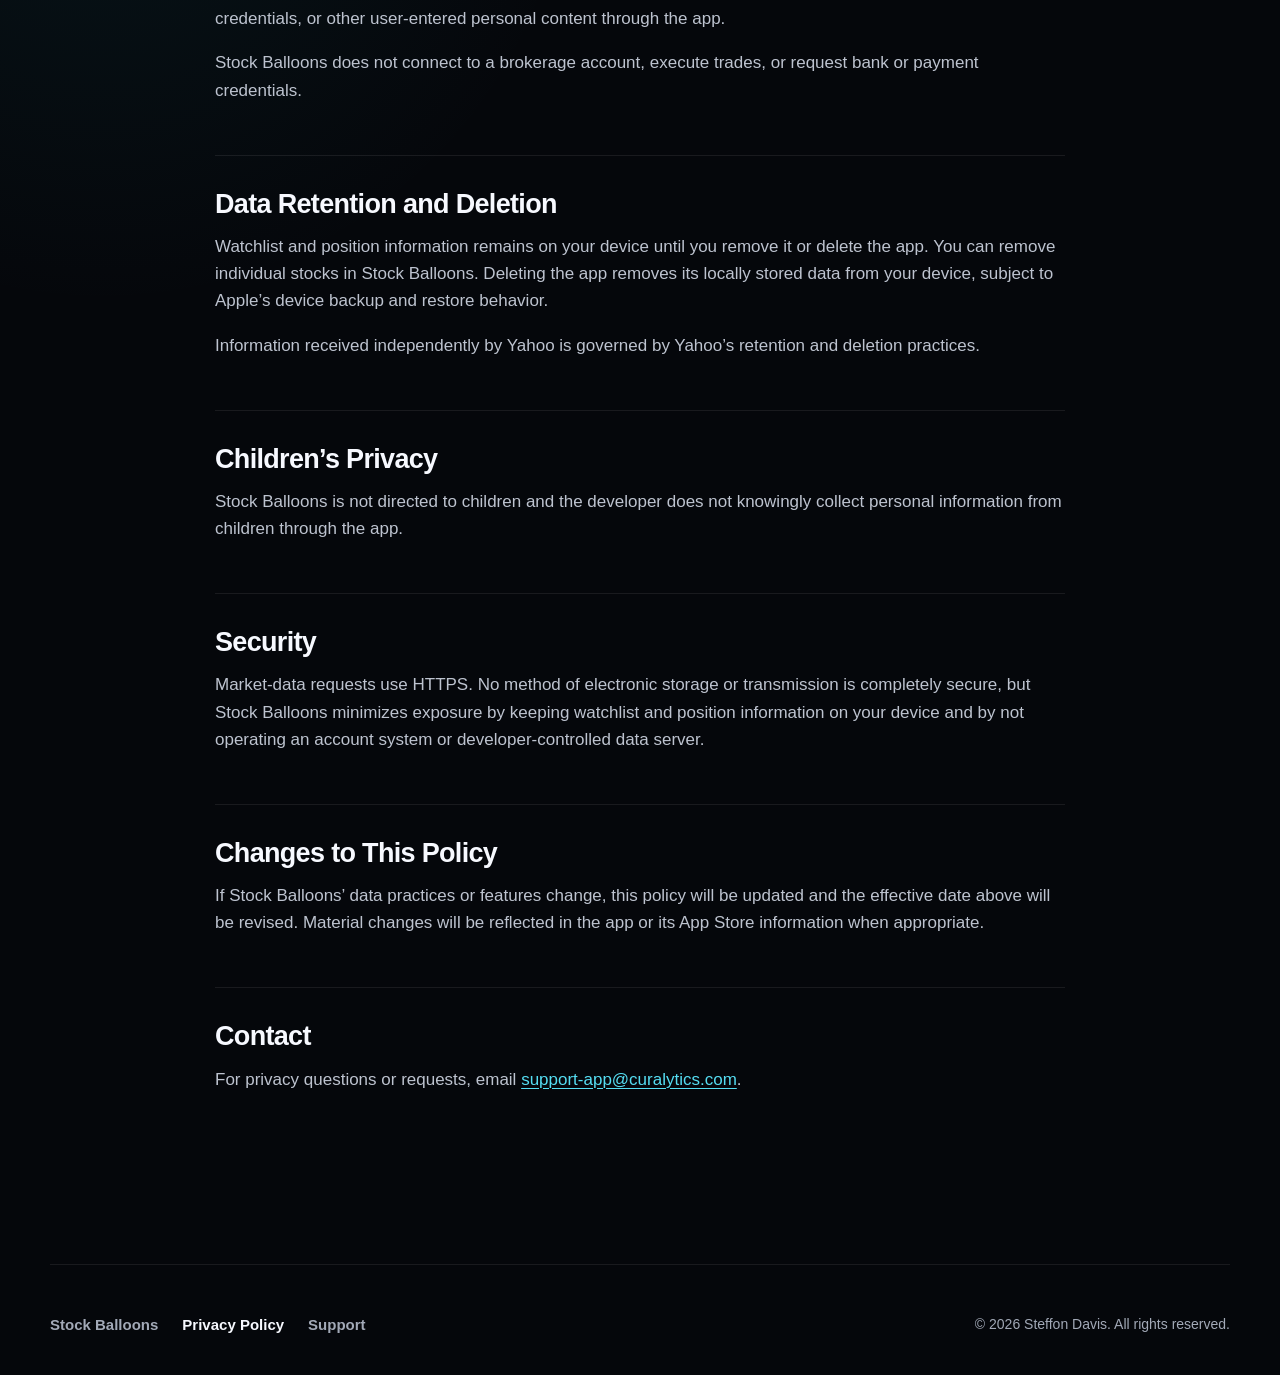
<file: stock-balloons/privacy/index.html>
<!doctype html>
<html lang="en">
  <head>
    <meta charset="utf-8">
    <meta name="viewport" content="width=device-width, initial-scale=1">
    <meta name="description" content="Privacy Policy for Stock Balloons for iPhone.">
    <meta name="theme-color" content="#05070b">
    <meta name="color-scheme" content="dark">
    <title>Privacy Policy — Stock Balloons</title>
    <link rel="icon" href="../assets/app-icon.png">
    <link rel="stylesheet" href="../styles.css">
  </head>
  <body class="content-page">
    <a class="skip-link" href="#main-content">Skip to content</a>

    <header class="site-header">
      <a class="brand" href="../" aria-label="Stock Balloons home">
        <img src="../assets/app-icon.png" alt="" width="42" height="42">
        <span>Stock Balloons</span>
      </a>
      <nav aria-label="Primary navigation">
        <a href="./" aria-current="page">Privacy</a>
        <a href="../support/">Support</a>
      </nav>
    </header>

    <main id="main-content" class="document-shell">
      <header class="document-header">
        <p class="eyebrow">Stock Balloons for iPhone</p>
        <h1>Privacy Policy</h1>
        <p class="effective-date">Effective August 12, 2026</p>
        <p class="document-intro">
          Stock Balloons is designed to work without an account, advertising, or cross-app tracking. Your watchlist and position details are stored on your device.
        </p>
      </header>

      <div class="policy-summary" aria-label="Privacy summary">
        <div><strong>No account</strong><span>No registration or login</span></div>
        <div><strong>No advertising</strong><span>No advertising or tracking SDKs</span></div>
        <div><strong>Local storage</strong><span>Your watchlist stays on your device</span></div>
      </div>

      <article class="document-content">
        <section aria-labelledby="overview">
          <h2 id="overview">Overview</h2>
          <p>
            Stock Balloons is a visual stock-market watchlist. You can follow stock symbols and optionally record a purchase price and purchase date. The app does not require an account and does not sell personal information.
          </p>
        </section>

        <section aria-labelledby="local-information">
          <h2 id="local-information">Information Stored on Your Device</h2>
          <p>Stock Balloons stores the following information locally on your device:</p>
          <ul>
            <li>The stock symbols in your watchlist and their display order.</li>
            <li>Any purchase price and purchase date you choose to enter.</li>
            <li>Recently retrieved quote and price-history data, which is cached to improve reliability and support an offline experience.</li>
            <li>Basic app preferences needed to preserve your experience.</li>
          </ul>
          <p>This locally stored information is not sent to the developer.</p>
        </section>

        <section aria-labelledby="market-data">
          <h2 id="market-data">Market Data Requests</h2>
          <p>
            To retrieve quotes and price history, Stock Balloons sends the stock symbols you request to Yahoo Finance over an encrypted HTTPS connection. Yahoo may also receive standard network information associated with the request, such as your IP address, device or connection metadata, and the date and time of the request.
          </p>
          <p>
            Yahoo handles information it receives according to its own practices. Review the <a href="https://legal.yahoo.com/us/en/yahoo/privacy/index.html">Yahoo Privacy Policy</a> for more information. Stock Balloons is not affiliated with or endorsed by Yahoo.
          </p>
        </section>

        <section aria-labelledby="not-collected">
          <h2 id="not-collected">Information the Developer Does Not Collect</h2>
          <p>
            Stock Balloons does not include analytics, advertising, attribution, or cross-app tracking SDKs. The developer does not receive your watchlist, purchase information, precise location, contacts, photos, financial-account credentials, or other user-entered personal content through the app.
          </p>
          <p>
            Stock Balloons does not connect to a brokerage account, execute trades, or request bank or payment credentials.
          </p>
        </section>

        <section aria-labelledby="retention">
          <h2 id="retention">Data Retention and Deletion</h2>
          <p>
            Watchlist and position information remains on your device until you remove it or delete the app. You can remove individual stocks in Stock Balloons. Deleting the app removes its locally stored data from your device, subject to Apple’s device backup and restore behavior.
          </p>
          <p>
            Information received independently by Yahoo is governed by Yahoo’s retention and deletion practices.
          </p>
        </section>

        <section aria-labelledby="children">
          <h2 id="children">Children’s Privacy</h2>
          <p>
            Stock Balloons is not directed to children and the developer does not knowingly collect personal information from children through the app.
          </p>
        </section>

        <section aria-labelledby="security">
          <h2 id="security">Security</h2>
          <p>
            Market-data requests use HTTPS. No method of electronic storage or transmission is completely secure, but Stock Balloons minimizes exposure by keeping watchlist and position information on your device and by not operating an account system or developer-controlled data server.
          </p>
        </section>

        <section aria-labelledby="changes">
          <h2 id="changes">Changes to This Policy</h2>
          <p>
            If Stock Balloons’ data practices or features change, this policy will be updated and the effective date above will be revised. Material changes will be reflected in the app or its App Store information when appropriate.
          </p>
        </section>

        <section aria-labelledby="contact">
          <h2 id="contact">Contact</h2>
          <p>
            For privacy questions or requests, email <a href="mailto:support-app@curalytics.com?subject=Stock%20Balloons%20Privacy">support-app@curalytics.com</a>.
          </p>
        </section>
      </article>
    </main>

    <footer class="site-footer compact-footer">
      <nav aria-label="Footer navigation">
        <a href="../">Stock Balloons</a>
        <a href="./" aria-current="page">Privacy Policy</a>
        <a href="../support/">Support</a>
      </nav>
      <p class="copyright">© 2026 Steffon Davis. All rights reserved.</p>
    </footer>
  </body>
</html>
</file>
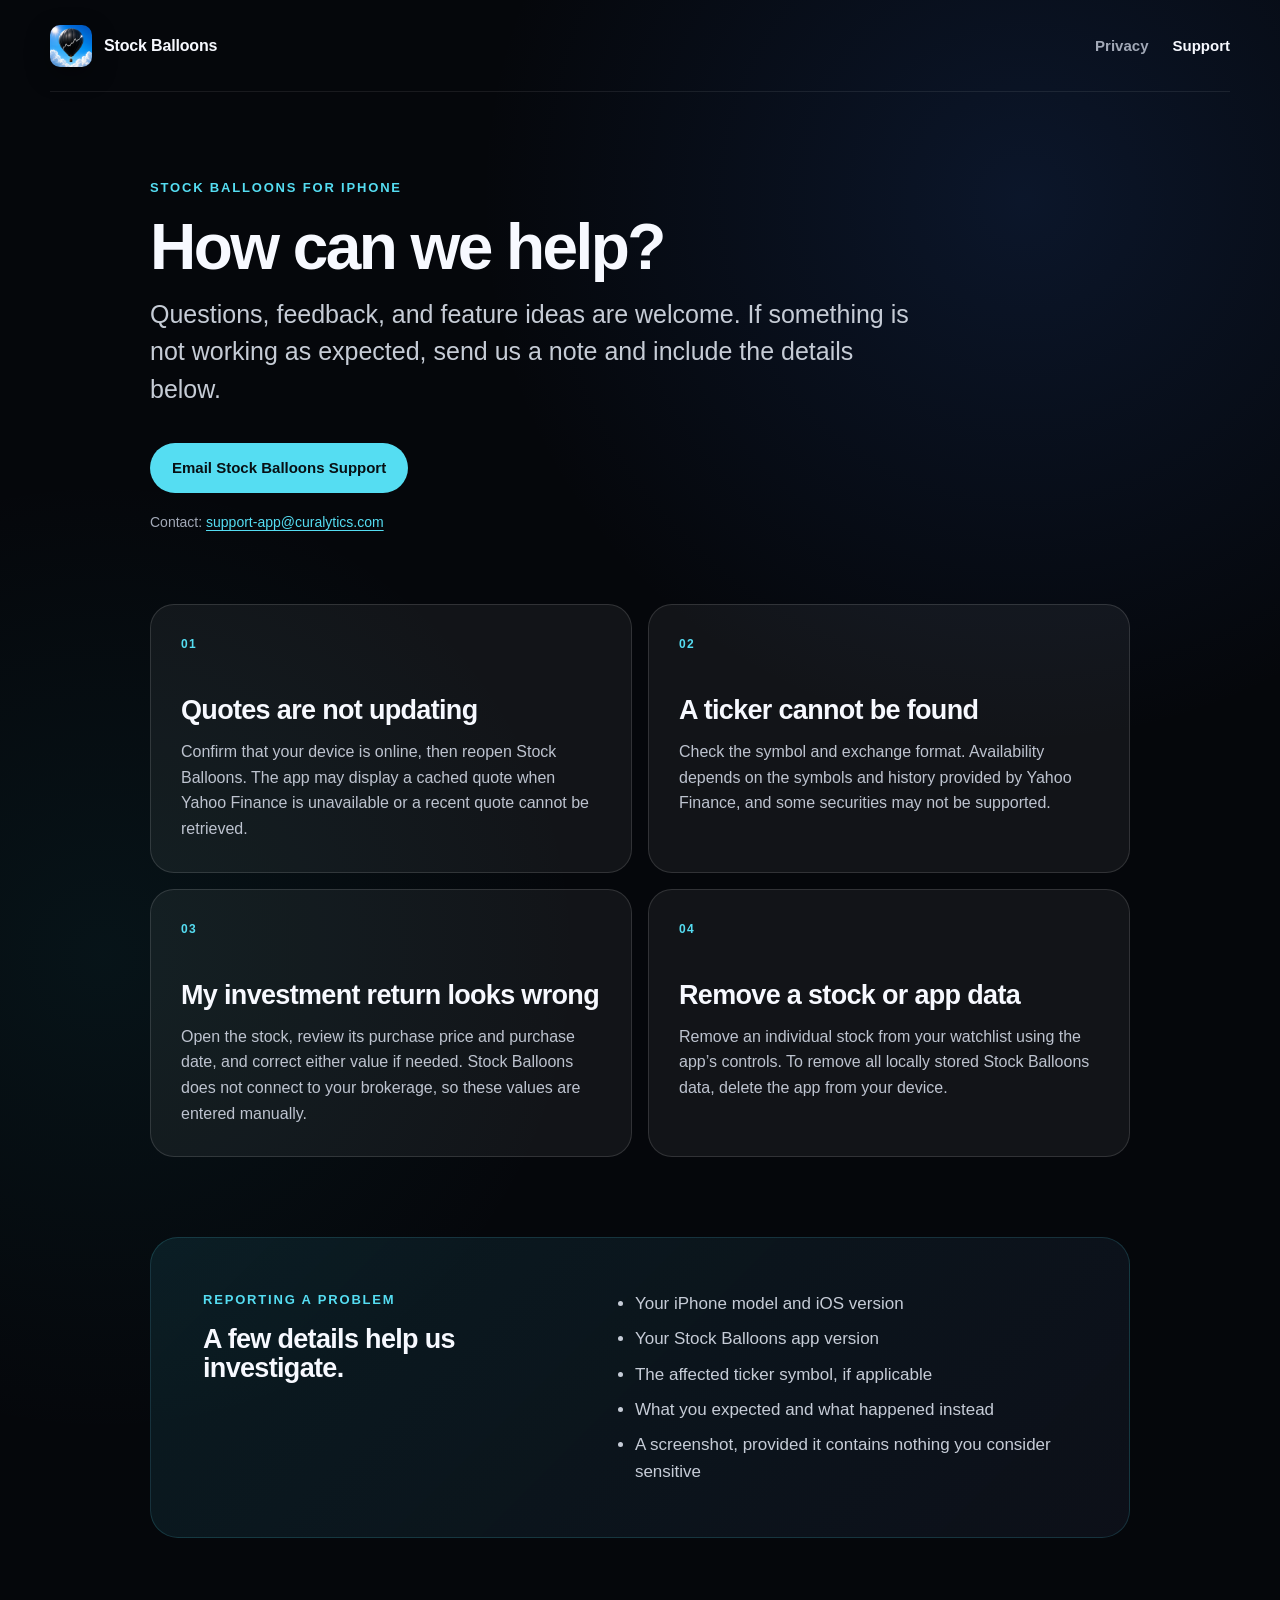
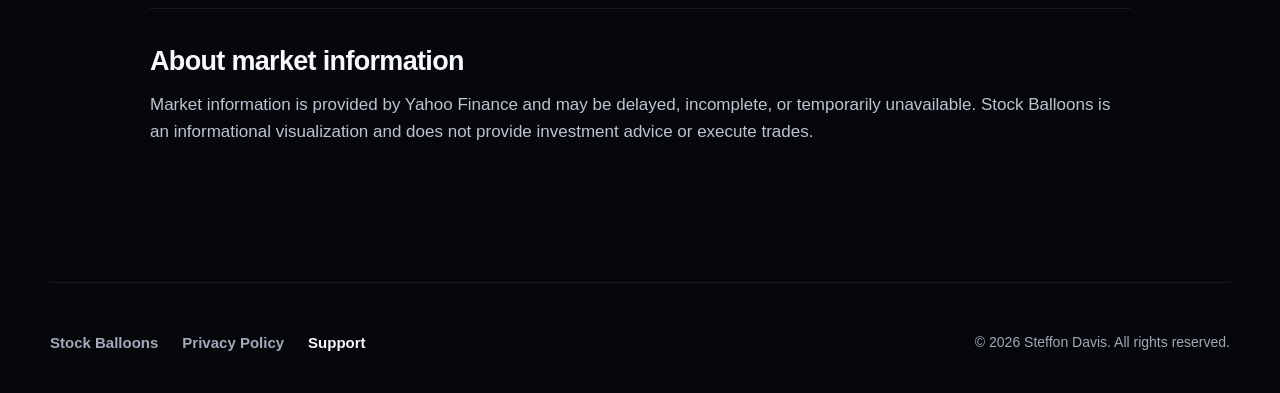
<file: stock-balloons/support/index.html>
<!doctype html>
<html lang="en">
  <head>
    <meta charset="utf-8">
    <meta name="viewport" content="width=device-width, initial-scale=1">
    <meta name="description" content="Help, troubleshooting, and contact information for Stock Balloons for iPhone.">
    <meta name="theme-color" content="#05070b">
    <meta name="color-scheme" content="dark">
    <title>Support — Stock Balloons</title>
    <link rel="icon" href="../assets/app-icon.png">
    <link rel="stylesheet" href="../styles.css">
  </head>
  <body class="content-page">
    <a class="skip-link" href="#main-content">Skip to content</a>

    <header class="site-header">
      <a class="brand" href="../" aria-label="Stock Balloons home">
        <img src="../assets/app-icon.png" alt="" width="42" height="42">
        <span>Stock Balloons</span>
      </a>
      <nav aria-label="Primary navigation">
        <a href="../privacy/">Privacy</a>
        <a href="./" aria-current="page">Support</a>
      </nav>
    </header>

    <main id="main-content" class="document-shell support-shell">
      <header class="document-header">
        <p class="eyebrow">Stock Balloons for iPhone</p>
        <h1>How can we help?</h1>
        <p class="document-intro">
          Questions, feedback, and feature ideas are welcome. If something is not working as expected, send us a note and include the details below.
        </p>
        <a class="button primary-button" href="mailto:support-app@curalytics.com?subject=Stock%20Balloons%20Support">Email Stock Balloons Support</a>
        <p class="response-note">Contact: <a href="mailto:support-app@curalytics.com">support-app@curalytics.com</a></p>
      </header>

      <section class="support-grid" aria-label="Support topics">
        <article class="support-card">
          <span class="support-number" aria-hidden="true">01</span>
          <h2>Quotes are not updating</h2>
          <p>Confirm that your device is online, then reopen Stock Balloons. The app may display a cached quote when Yahoo Finance is unavailable or a recent quote cannot be retrieved.</p>
        </article>
        <article class="support-card">
          <span class="support-number" aria-hidden="true">02</span>
          <h2>A ticker cannot be found</h2>
          <p>Check the symbol and exchange format. Availability depends on the symbols and history provided by Yahoo Finance, and some securities may not be supported.</p>
        </article>
        <article class="support-card">
          <span class="support-number" aria-hidden="true">03</span>
          <h2>My investment return looks wrong</h2>
          <p>Open the stock, review its purchase price and purchase date, and correct either value if needed. Stock Balloons does not connect to your brokerage, so these values are entered manually.</p>
        </article>
        <article class="support-card">
          <span class="support-number" aria-hidden="true">04</span>
          <h2>Remove a stock or app data</h2>
          <p>Remove an individual stock from your watchlist using the app’s controls. To remove all locally stored Stock Balloons data, delete the app from your device.</p>
        </article>
      </section>

      <section class="report-card" aria-labelledby="report-title">
        <div>
          <p class="eyebrow">Reporting a problem</p>
          <h2 id="report-title">A few details help us investigate.</h2>
        </div>
        <ul>
          <li>Your iPhone model and iOS version</li>
          <li>Your Stock Balloons app version</li>
          <li>The affected ticker symbol, if applicable</li>
          <li>What you expected and what happened instead</li>
          <li>A screenshot, provided it contains nothing you consider sensitive</li>
        </ul>
      </section>

      <section class="market-note" aria-labelledby="market-note-title">
        <h2 id="market-note-title">About market information</h2>
        <p>
          Market information is provided by Yahoo Finance and may be delayed, incomplete, or temporarily unavailable. Stock Balloons is an informational visualization and does not provide investment advice or execute trades.
        </p>
      </section>
    </main>

    <footer class="site-footer compact-footer">
      <nav aria-label="Footer navigation">
        <a href="../">Stock Balloons</a>
        <a href="../privacy/">Privacy Policy</a>
        <a href="./" aria-current="page">Support</a>
      </nav>
      <p class="copyright">© 2026 Steffon Davis. All rights reserved.</p>
    </footer>
  </body>
</html>
</file>
<file: styles.css>
:root {
  color-scheme: light;
  --ink: #141310;
  --ink-soft: #504d46;
  --paper: #f4efe7;
  --paper-deep: #e7ded1;
  --cream: #fbf8f3;
  --olive: #c9d3a5;
  --lavender: #c9c3df;
  --line: rgba(20, 19, 16, 0.16);
  --max-width: 1240px;
}

* {
  box-sizing: border-box;
}

html {
  scroll-behavior: smooth;
  background: var(--paper);
}

body {
  min-width: 320px;
  margin: 0;
  color: var(--ink);
  background: var(--paper);
  font-family: Inter, ui-sans-serif, system-ui, -apple-system, BlinkMacSystemFont, "Segoe UI", sans-serif;
  font-size: 1rem;
  line-height: 1.55;
  text-rendering: optimizeLegibility;
}

img {
  display: block;
  max-width: 100%;
  height: auto;
}

a {
  color: inherit;
  text-underline-offset: 0.2em;
}

a:focus-visible {
  outline: 3px solid #6a5ea8;
  outline-offset: 4px;
  border-radius: 4px;
}

.site-header {
  position: relative;
  z-index: 10;
  display: grid;
  grid-template-columns: 1fr auto 1fr;
  align-items: center;
  width: min(calc(100% - 3rem), var(--max-width));
  min-height: 96px;
  margin: 0 auto;
  border-bottom: 1px solid var(--line);
}

.brand {
  display: inline-flex;
  align-items: center;
  gap: 0.7rem;
  width: fit-content;
  font-size: 1rem;
  font-weight: 750;
  letter-spacing: -0.03em;
  text-decoration: none;
}

.brand img {
  border-radius: 11px;
  box-shadow: 0 8px 20px rgba(42, 35, 27, 0.18);
}

.site-nav {
  display: flex;
  gap: 2rem;
}

.site-nav a {
  color: var(--ink-soft);
  font-size: 0.9rem;
  font-weight: 600;
  text-decoration: none;
}

.site-nav a:hover,
.site-footer a:hover {
  color: #000;
}

.header-cta {
  justify-self: end;
  padding: 0.7rem 1.15rem;
  color: #fff;
  background: var(--ink);
  border-radius: 999px;
  font-size: 0.86rem;
  font-weight: 700;
  text-decoration: none;
  transition: transform 180ms ease, background 180ms ease;
}

.header-cta:hover {
  background: #3c372f;
  transform: translateY(-2px);
}

.marketing-hero {
  display: grid;
  grid-template-columns: minmax(0, 0.92fr) minmax(360px, 0.72fr);
  align-items: center;
  gap: clamp(3rem, 8vw, 8rem);
  width: min(calc(100% - 3rem), var(--max-width));
  min-height: 760px;
  margin: 0 auto;
  padding: 4.5rem 0 6rem;
}

.kicker,
.section-label {
  margin: 0 0 1.25rem;
  color: #625e55;
  font-size: 0.72rem;
  font-weight: 800;
  letter-spacing: 0.16em;
  text-transform: uppercase;
}

.marketing-hero h1 {
  max-width: 10ch;
  margin: 0;
  font-family: Georgia, "Times New Roman", serif;
  font-size: clamp(4rem, 7.3vw, 7rem);
  font-weight: 400;
  letter-spacing: -0.075em;
  line-height: 0.88;
}

.marketing-hero h1 em {
  font-weight: 400;
  color: #716798;
}

.hero-lede {
  max-width: 38rem;
  margin: 2rem 0 0;
  color: var(--ink-soft);
  font-size: clamp(1.1rem, 1.8vw, 1.35rem);
  line-height: 1.6;
}

.hero-actions {
  display: flex;
  align-items: center;
  gap: 1.5rem;
  margin-top: 2rem;
}

.app-store-button {
  display: inline-flex;
  align-items: center;
  min-width: 172px;
  padding: 0.62rem 1.05rem 0.7rem;
  color: #fff;
  background: #050505;
  border: 1px solid #343434;
  border-radius: 12px;
  font-size: 1.08rem;
  font-weight: 650;
  line-height: 1.05;
  text-decoration: none;
  transition: transform 180ms ease, box-shadow 180ms ease;
}

.app-store-button:hover {
  box-shadow: 0 12px 30px rgba(20, 19, 16, 0.2);
  transform: translateY(-2px);
}

.app-store-button small {
  display: block;
  margin-bottom: 0.2rem;
  font-size: 0.62rem;
  font-weight: 500;
  letter-spacing: 0.03em;
}

.text-link {
  font-size: 0.92rem;
  font-weight: 700;
  text-decoration: none;
}

.text-link span {
  display: inline-block;
  margin-left: 0.3rem;
  transition: transform 180ms ease;
}

.text-link:hover span {
  transform: translateY(3px);
}

.trust-line {
  margin: 1.25rem 0 0;
  color: #747067;
  font-size: 0.8rem;
}

.hero-visual {
  position: relative;
  justify-self: end;
  width: min(100%, 430px);
}

.hero-visual img {
  position: relative;
  z-index: 2;
  width: 100%;
  border-radius: 32px;
  box-shadow: 0 35px 80px rgba(65, 54, 43, 0.22);
  transform: rotate(2.25deg);
}

.hero-glow {
  position: absolute;
  inset: 14% -18% 12%;
  background: linear-gradient(145deg, var(--lavender), var(--olive));
  border-radius: 48% 52% 45% 55%;
  filter: blur(2px);
  opacity: 0.68;
  transform: rotate(-7deg);
}

.result-pill {
  position: absolute;
  z-index: 3;
  padding: 0.65rem 1rem;
  color: #fff;
  background: rgba(20, 19, 16, 0.9);
  border: 1px solid rgba(255, 255, 255, 0.18);
  border-radius: 999px;
  box-shadow: 0 10px 28px rgba(20, 19, 16, 0.18);
  backdrop-filter: blur(12px);
  font-size: 0.76rem;
  font-weight: 700;
}

.result-pill-top {
  top: 19%;
  left: -12%;
}

.result-pill-bottom {
  right: -9%;
  bottom: 15%;
}

.promise-strip {
  display: flex;
  align-items: center;
  justify-content: center;
  gap: clamp(1.5rem, 4vw, 4rem);
  min-height: 88px;
  padding: 1rem 1.5rem;
  color: #f5f1e8;
  background: var(--ink);
}

.promise-strip p {
  margin: 0;
  font-family: Georgia, "Times New Roman", serif;
  font-size: clamp(1rem, 1.8vw, 1.25rem);
}

.promise-strip span {
  width: 5px;
  height: 5px;
  background: var(--olive);
  border-radius: 50%;
}

.intro-section,
.steps-section,
.use-cases,
.feature-section {
  width: min(calc(100% - 3rem), var(--max-width));
  margin: 0 auto;
  padding: clamp(6rem, 11vw, 10rem) 0;
}

.intro-grid {
  display: grid;
  grid-template-columns: 1.15fr 0.85fr;
  align-items: end;
  gap: clamp(3rem, 8vw, 8rem);
}

.intro-grid h2,
.section-heading h2,
.use-cases h2,
.closing-cta h2 {
  margin: 0;
  font-family: Georgia, "Times New Roman", serif;
  font-size: clamp(3rem, 6vw, 5.5rem);
  font-weight: 400;
  letter-spacing: -0.065em;
  line-height: 0.95;
}

.intro-grid > p {
  margin: 0 0 0.2rem;
  color: var(--ink-soft);
  font-size: 1.2rem;
}

.steps-section {
  width: 100%;
  padding-right: max(1.5rem, calc((100vw - var(--max-width)) / 2));
  padding-left: max(1.5rem, calc((100vw - var(--max-width)) / 2));
  background: #191815;
}

.steps-section .section-label,
.feature-section .section-label {
  color: #a9a39a;
}

.section-heading {
  margin-bottom: 4rem;
}

.steps-section .section-heading h2,
.feature-section .section-heading h2 {
  color: #faf7f0;
}

.steps-grid {
  display: grid;
  grid-template-columns: repeat(3, minmax(0, 1fr));
  gap: 1rem;
}

.step-card {
  display: flex;
  flex-direction: column;
  overflow: hidden;
  min-height: 650px;
  background: #eee8df;
  border-radius: 24px;
}

.step-copy {
  position: relative;
  z-index: 2;
  min-height: 225px;
  padding: 2rem;
}

.step-number {
  display: inline-block;
  margin-bottom: 1.4rem;
  color: #716798;
  font-size: 0.76rem;
  font-weight: 800;
  letter-spacing: 0.12em;
}

.step-card h3,
.feature-grid h3 {
  margin: 0 0 0.65rem;
  font-family: Georgia, "Times New Roman", serif;
  font-size: 2rem;
  font-weight: 400;
  letter-spacing: -0.045em;
  line-height: 1.05;
}

.step-card p,
.feature-grid p {
  margin: 0;
  color: var(--ink-soft);
}

.step-card img {
  width: calc(100% - 2rem);
  height: 495px;
  margin: 0 auto;
  object-fit: cover;
  object-position: top;
  border-radius: 18px 18px 0 0;
  box-shadow: 0 -12px 30px rgba(58, 48, 39, 0.12);
}

.use-cases {
  display: grid;
  grid-template-columns: 0.85fr 1.15fr;
  align-items: center;
  gap: clamp(3rem, 8vw, 8rem);
}

.occasion-list {
  margin: 3rem 0 0;
  padding: 0;
  border-top: 1px solid var(--line);
  list-style: none;
}

.occasion-list li {
  display: flex;
  align-items: center;
  gap: 1rem;
  padding: 1.15rem 0;
  border-bottom: 1px solid var(--line);
  font-weight: 650;
}

.occasion-list span {
  color: #8b826e;
  font-size: 0.7rem;
  letter-spacing: 0.08em;
}

.use-cases-visuals {
  position: relative;
  min-height: 690px;
}

.use-cases-visuals img {
  position: absolute;
  width: min(58%, 380px);
  border-radius: 28px;
  box-shadow: 0 28px 65px rgba(54, 45, 35, 0.2);
}

.visual-primary {
  top: 0;
  right: 7%;
  z-index: 2;
  transform: rotate(3deg);
}

.visual-secondary {
  bottom: 0;
  left: 3%;
  transform: rotate(-5deg);
}

.feature-section {
  width: 100%;
  padding-right: max(1.5rem, calc((100vw - var(--max-width)) / 2));
  padding-left: max(1.5rem, calc((100vw - var(--max-width)) / 2));
  background: #191815;
}

.feature-grid {
  display: grid;
  grid-template-columns: repeat(2, minmax(0, 1fr));
  border-top: 1px solid rgba(255, 255, 255, 0.18);
  border-left: 1px solid rgba(255, 255, 255, 0.18);
}

.feature-grid article {
  min-height: 240px;
  padding: clamp(2rem, 4vw, 3.5rem);
  border-right: 1px solid rgba(255, 255, 255, 0.18);
  border-bottom: 1px solid rgba(255, 255, 255, 0.18);
}

.feature-grid h3 {
  color: #faf7f0;
}

.feature-grid p {
  max-width: 34rem;
  color: #aaa59d;
}

.closing-cta {
  display: flex;
  flex-direction: column;
  align-items: center;
  padding: clamp(6rem, 12vw, 11rem) 1.5rem;
  color: #f8f4ed;
  background:
    radial-gradient(circle at 20% 10%, rgba(201, 195, 223, 0.26), transparent 28rem),
    radial-gradient(circle at 80% 100%, rgba(201, 211, 165, 0.26), transparent 28rem),
    #6f668f;
  text-align: center;
}

.closing-cta > img {
  margin-bottom: 2.5rem;
  border-radius: 23px;
  box-shadow: 0 20px 45px rgba(33, 27, 54, 0.32);
}

.closing-cta .section-label {
  color: #e2ddef;
}

.closing-cta h2 {
  max-width: 12ch;
}

.closing-cta > p:not(.section-label) {
  margin: 1.5rem 0 2rem;
  color: #e7e2ef;
  font-size: 1.1rem;
}

.app-store-button-light {
  color: var(--ink);
  background: #fff;
  border-color: rgba(255, 255, 255, 0.6);
}

.site-footer {
  display: grid;
  grid-template-columns: 1fr auto;
  align-items: center;
  gap: 2.5rem 3rem;
  width: min(calc(100% - 3rem), var(--max-width));
  margin: 0 auto;
  padding: 4rem 0;
}

.footer-brand img {
  border-radius: 9px;
}

.site-footer > p {
  justify-self: end;
  margin: 0;
  color: #716d65;
  font-size: 0.86rem;
}

.site-footer nav {
  display: flex;
  gap: 1.5rem;
}

.site-footer nav a {
  color: var(--ink-soft);
  font-size: 0.86rem;
  font-weight: 600;
  text-decoration: none;
}

.site-footer .copyright {
  font-size: 0.76rem;
}

/* Legal and support pages */
.content-page {
  color-scheme: dark;
  --content-background: #090b12;
  --content-surface: #10131d;
  --content-text: #fff;
  --content-muted: #a8adbb;
  --content-soft: #d7d9e2;
  --content-border: rgba(255, 255, 255, 0.11);
  --content-accent: #b7bdff;
  min-height: 100vh;
  color: var(--content-text);
  background:
    radial-gradient(circle at top left, rgba(92, 112, 255, 0.18), transparent 34rem),
    linear-gradient(180deg, #0c0f19 0%, var(--content-background) 36rem);
}

.policy {
  width: min(100% - 2rem, 760px);
  margin: 0 auto;
  padding: 4rem 0;
}

.topnav {
  display: flex;
  flex-wrap: wrap;
  gap: 0.7rem;
  align-items: center;
  margin-bottom: 1.5rem;
}

.topnav a {
  display: inline-flex;
  align-items: center;
  min-height: 2.5rem;
  padding: 0 0.85rem;
  color: var(--content-muted);
  border: 1px solid var(--content-border);
  border-radius: 999px;
  background: rgba(255, 255, 255, 0.02);
  font-size: 0.9rem;
  text-decoration: none;
}

.topnav a[aria-current="page"] {
  color: var(--content-text);
  border-color: rgba(143, 156, 255, 0.45);
  background: rgba(143, 156, 255, 0.12);
}

.content-hero {
  padding: 2.25rem 0 2.5rem;
  border-bottom: 1px solid var(--content-border);
}

.content-page .eyebrow {
  margin: 0 0 0.85rem;
  color: var(--content-accent);
  font-size: 0.78rem;
  font-weight: 700;
  text-transform: uppercase;
}

.content-page h1,
.content-page h2,
.content-page p {
  overflow-wrap: break-word;
}

.content-page h1 {
  max-width: 12ch;
  margin: 0;
  color: var(--content-text);
  font-family: inherit;
  font-size: clamp(2.45rem, 8vw, 4.65rem);
  line-height: 0.98;
  letter-spacing: -0.05em;
}

.effective-date {
  margin: 1.35rem 0 0;
  color: var(--content-muted);
  font-size: 0.98rem;
}

.content-page .intro {
  max-width: 42rem;
  margin: 1.15rem 0 0;
  color: var(--content-soft);
  font-size: 1.16rem;
  line-height: 1.65;
}

.content-page section {
  padding: 2rem 0;
  border-bottom: 1px solid var(--content-border);
}

.content-page h2 {
  margin: 0 0 0.8rem;
  color: var(--content-text);
  font-family: inherit;
  font-size: clamp(1.18rem, 3vw, 1.42rem);
  line-height: 1.25;
  letter-spacing: -0.02em;
}

.content-page p {
  margin: 0;
  color: var(--content-muted);
}

.content-page section p {
  max-width: 66ch;
}

.content-page section p + p {
  margin-top: 0.85rem;
}

.content-page a {
  color: var(--content-accent);
}

.support-card {
  padding: 1.15rem 1.2rem;
  border: 1px solid var(--content-border);
  border-radius: 12px;
  background: linear-gradient(180deg, rgba(255, 255, 255, 0.03), rgba(255, 255, 255, 0.015));
}

.support-label {
  margin-bottom: 0.35rem !important;
  color: var(--content-accent) !important;
  font-size: 0.78rem;
  font-weight: 700;
  text-transform: uppercase;
}

.support-value {
  margin-bottom: 0.6rem !important;
  color: var(--content-text) !important;
  font-size: 1.1rem;
}

.support-list {
  margin: 0;
  padding-left: 1.25rem;
  color: var(--content-muted);
}

.support-list li + li {
  margin-top: 0.7rem;
}

@media (max-width: 900px) {
  .site-header {
    grid-template-columns: 1fr auto;
  }

  .site-nav {
    display: none;
  }

  .marketing-hero {
    grid-template-columns: 1fr;
    gap: 4rem;
    padding-top: 5rem;
  }

  .hero-copy {
    text-align: center;
  }

  .marketing-hero h1,
  .hero-lede {
    margin-right: auto;
    margin-left: auto;
  }

  .hero-actions {
    justify-content: center;
  }

  .hero-visual {
    justify-self: center;
    width: min(78vw, 430px);
  }

  .intro-grid,
  .use-cases {
    grid-template-columns: 1fr;
  }

  .intro-grid {
    gap: 2rem;
  }

  .steps-grid {
    grid-template-columns: 1fr;
    gap: 1.5rem;
  }

  .step-card {
    display: grid;
    grid-template-columns: 0.75fr 1fr;
    min-height: 500px;
  }

  .step-copy {
    align-self: center;
  }

  .step-card img {
    align-self: end;
    width: calc(100% - 1rem);
    height: 480px;
    margin: 1rem 1rem 0 0;
    border-radius: 18px 18px 0 0;
  }

  .use-cases-visuals {
    width: min(100%, 700px);
    min-height: 700px;
    margin: 1rem auto 0;
  }
}

@media (max-width: 620px) {
  .site-header,
  .marketing-hero,
  .intro-section,
  .use-cases,
  .site-footer {
    width: min(calc(100% - 2rem), var(--max-width));
  }

  .site-header {
    min-height: 78px;
  }

  .header-cta {
    padding: 0.58rem 0.9rem;
  }

  .marketing-hero {
    min-height: auto;
    padding: 4rem 0 5rem;
  }

  .marketing-hero h1 {
    font-size: clamp(3.65rem, 17vw, 5rem);
  }

  .hero-actions {
    flex-direction: column;
  }

  .result-pill-top {
    left: -4%;
  }

  .result-pill-bottom {
    right: -3%;
  }

  .promise-strip {
    flex-direction: column;
    gap: 0.5rem;
    min-height: 140px;
  }

  .promise-strip span {
    display: none;
  }

  .intro-section,
  .steps-section,
  .use-cases,
  .feature-section {
    padding-top: 6rem;
    padding-bottom: 6rem;
  }

  .step-card {
    display: flex;
    min-height: 650px;
  }

  .step-copy {
    min-height: auto;
  }

  .step-card img {
    width: calc(100% - 2rem);
    height: 500px;
    margin: auto auto 0;
  }

  .use-cases-visuals {
    min-height: 540px;
  }

  .use-cases-visuals img {
    width: 62%;
  }

  .feature-grid {
    grid-template-columns: 1fr;
  }

  .feature-grid article {
    min-height: 210px;
  }

  .site-footer {
    grid-template-columns: 1fr;
    gap: 1.5rem;
    text-align: center;
  }

  .footer-brand,
  .site-footer nav {
    justify-self: center;
  }

  .site-footer > p {
    justify-self: center;
  }
}

@media (min-width: 720px) {
  .policy {
    padding: 6rem 0;
  }

  .content-hero {
    padding-top: 3rem;
    padding-bottom: 3.25rem;
  }

  .content-page section {
    padding: 2.3rem 0;
  }
}

@media (prefers-reduced-motion: reduce) {
  html {
    scroll-behavior: auto;
  }

  *,
  *::before,
  *::after {
    transition-duration: 0.01ms !important;
  }
}
</file>
<file: stock-balloons/styles.css>
:root {
  color-scheme: dark;
  --background: #05070b;
  --surface: rgba(255, 255, 255, 0.055);
  --surface-strong: rgba(255, 255, 255, 0.09);
  --border: rgba(255, 255, 255, 0.13);
  --text: #f7f9ff;
  --muted: #a2a9b7;
  --cyan: #55ddf2;
  --cyan-soft: rgba(85, 221, 242, 0.13);
  --blue: #4f7dff;
  --green: #81f4c3;
  --purple: #a78bfa;
  --page-width: 1180px;
  --document-width: 850px;
  --radius: 28px;
}

* {
  box-sizing: border-box;
}

html {
  scroll-behavior: smooth;
}

body {
  margin: 0;
  min-width: 320px;
  background:
    radial-gradient(circle at 80% 10%, rgba(40, 91, 185, 0.18), transparent 34rem),
    radial-gradient(circle at 8% 48%, rgba(30, 169, 183, 0.08), transparent 30rem),
    var(--background);
  color: var(--text);
  font-family: -apple-system, BlinkMacSystemFont, "SF Pro Display", "Segoe UI", sans-serif;
  font-size: 17px;
  line-height: 1.6;
  -webkit-font-smoothing: antialiased;
}

a {
  color: var(--cyan);
  text-decoration-thickness: 1px;
  text-underline-offset: 0.2em;
}

a:hover {
  color: white;
}

a:focus-visible,
button:focus-visible {
  outline: 3px solid var(--cyan);
  outline-offset: 4px;
  border-radius: 5px;
}

.skip-link {
  position: fixed;
  z-index: 100;
  top: 12px;
  left: 12px;
  padding: 10px 14px;
  transform: translateY(-150%);
  border-radius: 10px;
  background: white;
  color: #05070b;
  font-weight: 700;
}

.skip-link:focus {
  transform: translateY(0);
}

.site-header {
  position: relative;
  z-index: 10;
  display: flex;
  width: min(calc(100% - 40px), var(--page-width));
  min-height: 92px;
  margin: 0 auto;
  align-items: center;
  justify-content: space-between;
  border-bottom: 1px solid rgba(255, 255, 255, 0.08);
}

.brand {
  display: inline-flex;
  align-items: center;
  gap: 12px;
  color: var(--text);
  font-size: 16px;
  font-weight: 720;
  letter-spacing: -0.01em;
  text-decoration: none;
}

.brand img {
  border-radius: 10px;
  box-shadow: 0 8px 24px rgba(0, 0, 0, 0.35);
}

.site-header nav,
.site-footer nav {
  display: flex;
  flex-wrap: wrap;
  gap: 24px;
}

.site-header nav a,
.site-footer nav a {
  color: var(--muted);
  font-size: 15px;
  font-weight: 620;
  text-decoration: none;
}

.site-header nav a:hover,
.site-header nav a[aria-current="page"],
.site-footer nav a:hover,
.site-footer nav a[aria-current="page"] {
  color: var(--text);
}

.hero {
  display: grid;
  width: min(calc(100% - 40px), var(--page-width));
  min-height: 720px;
  margin: 0 auto;
  grid-template-columns: minmax(0, 1fr) minmax(370px, 0.82fr);
  gap: clamp(30px, 7vw, 100px);
  align-items: center;
  padding: 78px 0 96px;
}

.hero-copy {
  position: relative;
  z-index: 2;
}

.eyebrow {
  margin: 0 0 14px;
  color: var(--cyan);
  font-size: 13px;
  font-weight: 760;
  letter-spacing: 0.14em;
  text-transform: uppercase;
}

h1,
h2,
h3,
p {
  margin-top: 0;
}

h1,
h2,
h3 {
  line-height: 1.08;
  letter-spacing: -0.04em;
}

.hero h1 {
  max-width: 720px;
  margin-bottom: 28px;
  font-size: clamp(52px, 7.2vw, 92px);
  font-weight: 780;
}

.hero-intro {
  max-width: 650px;
  margin-bottom: 34px;
  color: #c3c9d5;
  font-size: clamp(20px, 2vw, 25px);
  line-height: 1.45;
  letter-spacing: -0.015em;
}

.hero-actions {
  display: flex;
  flex-wrap: wrap;
  gap: 22px;
  align-items: center;
}

.availability {
  display: inline-flex;
  min-height: 48px;
  padding: 0 18px;
  align-items: center;
  gap: 10px;
  border: 1px solid var(--border);
  border-radius: 100px;
  background: var(--surface);
  color: #dbe0e9;
  font-size: 14px;
  font-weight: 650;
}

.availability span {
  color: var(--green);
  font-size: 10px;
  filter: drop-shadow(0 0 7px var(--green));
}

.text-link {
  font-size: 15px;
  font-weight: 700;
  text-decoration: none;
}

.product-stage {
  position: relative;
  display: flex;
  min-height: 610px;
  align-items: center;
  justify-content: center;
}

.orb {
  position: absolute;
  border-radius: 50%;
  filter: blur(4px);
  opacity: 0.75;
}

.orb-one {
  width: 360px;
  height: 360px;
  background: radial-gradient(circle, rgba(68, 180, 224, 0.38), rgba(68, 180, 224, 0));
}

.orb-two {
  right: -7%;
  bottom: 2%;
  width: 260px;
  height: 260px;
  background: radial-gradient(circle, rgba(90, 72, 214, 0.25), rgba(90, 72, 214, 0));
}

.phone-frame {
  position: relative;
  z-index: 1;
  width: min(82vw, 352px);
  padding: 9px;
  overflow: hidden;
  border: 1px solid rgba(255, 255, 255, 0.24);
  border-radius: 54px;
  background: #07090c;
  box-shadow: 0 45px 100px rgba(0, 0, 0, 0.6), 0 0 60px rgba(50, 132, 178, 0.12);
  transform: rotate(2.2deg);
}

.phone-frame img {
  display: block;
  width: 100%;
  border-radius: 45px;
}

.phone-island {
  position: absolute;
  z-index: 2;
  top: 19px;
  left: 50%;
  width: 92px;
  height: 25px;
  transform: translateX(-50%);
  border-radius: 100px;
  background: #000;
}

.feature-section,
.privacy-callout,
.site-footer {
  width: min(calc(100% - 40px), var(--page-width));
  margin-right: auto;
  margin-left: auto;
}

.feature-section {
  padding: 110px 0;
  border-top: 1px solid rgba(255, 255, 255, 0.08);
}

.section-heading {
  max-width: 760px;
  margin-bottom: 50px;
}

.section-heading h2,
.privacy-callout h2,
.document-header h1 {
  margin-bottom: 20px;
  font-size: clamp(40px, 5vw, 65px);
}

.feature-grid {
  display: grid;
  grid-template-columns: repeat(3, 1fr);
  gap: 18px;
}

.feature-card {
  min-height: 330px;
  padding: 34px;
  overflow: hidden;
  border: 1px solid var(--border);
  border-radius: var(--radius);
  background: var(--surface);
}

.feature-card h3 {
  margin: 70px 0 13px;
  font-size: 26px;
}

.feature-card p {
  color: var(--muted);
  line-height: 1.55;
}

.feature-icon {
  display: grid;
  width: 52px;
  height: 52px;
  place-items: center;
  border: 1px solid rgba(255, 255, 255, 0.12);
  border-radius: 17px;
  background: rgba(255, 255, 255, 0.08);
  font-size: 24px;
}

.storm-card {
  background: linear-gradient(145deg, rgba(75, 92, 121, 0.29), rgba(20, 24, 33, 0.55));
}

.balloon-card {
  background: linear-gradient(145deg, rgba(38, 135, 147, 0.22), rgba(20, 24, 33, 0.55));
}

.history-card {
  background: linear-gradient(145deg, rgba(89, 66, 159, 0.23), rgba(20, 24, 33, 0.55));
}

.privacy-callout {
  display: grid;
  margin-bottom: 100px;
  padding: clamp(38px, 6vw, 72px);
  grid-template-columns: minmax(0, 1fr) auto;
  gap: 40px;
  align-items: center;
  border: 1px solid rgba(85, 221, 242, 0.18);
  border-radius: 36px;
  background: linear-gradient(120deg, rgba(25, 113, 134, 0.2), rgba(32, 46, 82, 0.18));
}

.privacy-callout h2 {
  font-size: clamp(35px, 4vw, 54px);
}

.privacy-callout p:not(.eyebrow) {
  max-width: 720px;
  margin-bottom: 0;
  color: var(--muted);
}

.button {
  display: inline-flex;
  min-height: 50px;
  padding: 0 21px;
  align-items: center;
  justify-content: center;
  border: 1px solid rgba(255, 255, 255, 0.18);
  border-radius: 100px;
  background: rgba(255, 255, 255, 0.09);
  color: white;
  font-size: 15px;
  font-weight: 720;
  text-align: center;
  text-decoration: none;
}

.button:hover,
.primary-button:hover {
  background: white;
  color: #07090c;
}

.primary-button {
  margin-top: 10px;
  border-color: transparent;
  background: var(--cyan);
  color: #071014;
}

.site-footer {
  display: grid;
  padding: 48px 0 38px;
  grid-template-columns: 1fr auto;
  gap: 24px 50px;
  border-top: 1px solid rgba(255, 255, 255, 0.08);
}

.site-footer strong {
  display: block;
  margin-bottom: 4px;
}

.site-footer p {
  margin-bottom: 0;
  color: var(--muted);
  font-size: 14px;
}

.fine-print,
.copyright {
  grid-column: 1 / -1;
}

.fine-print {
  max-width: 900px;
}

.copyright {
  padding-top: 12px;
}

.document-shell {
  width: min(calc(100% - 40px), var(--document-width));
  margin: 0 auto;
  padding: 86px 0 120px;
}

.document-header {
  margin-bottom: 54px;
}

.document-header h1 {
  margin-bottom: 14px;
}

.effective-date {
  margin-bottom: 24px;
  color: var(--muted);
  font-size: 15px;
  font-weight: 620;
}

.document-intro {
  max-width: 760px;
  color: #c6ccd6;
  font-size: clamp(20px, 2.5vw, 25px);
  line-height: 1.5;
}

.policy-summary {
  display: grid;
  margin-bottom: 65px;
  grid-template-columns: repeat(3, 1fr);
  gap: 12px;
}

.policy-summary div {
  padding: 20px;
  border: 1px solid var(--border);
  border-radius: 18px;
  background: var(--surface);
}

.policy-summary strong,
.policy-summary span {
  display: block;
}

.policy-summary strong {
  margin-bottom: 5px;
  font-size: 15px;
}

.policy-summary span {
  color: var(--muted);
  font-size: 13px;
  line-height: 1.4;
}

.document-content section {
  padding: 0 0 34px;
}

.document-content section + section {
  padding-top: 34px;
  border-top: 1px solid rgba(255, 255, 255, 0.08);
}

.document-content h2,
.support-card h2,
.report-card h2,
.market-note h2 {
  margin-bottom: 14px;
  font-size: 27px;
  letter-spacing: -0.025em;
}

.document-content p,
.document-content li,
.support-card p,
.market-note p {
  color: #bdc3cf;
}

.document-content ul,
.report-card ul {
  padding-left: 1.25em;
}

.document-content li + li,
.report-card li + li {
  margin-top: 8px;
}

.support-shell {
  width: min(calc(100% - 40px), 980px);
}

.support-shell .document-header {
  max-width: 800px;
  margin-bottom: 70px;
}

.response-note {
  margin-top: 18px;
  color: var(--muted);
  font-size: 14px;
}

.support-grid {
  display: grid;
  grid-template-columns: repeat(2, 1fr);
  gap: 16px;
}

.support-card {
  padding: 30px;
  border: 1px solid var(--border);
  border-radius: 24px;
  background: var(--surface);
}

.support-number {
  display: block;
  margin-bottom: 42px;
  color: var(--cyan);
  font-size: 12px;
  font-weight: 800;
  letter-spacing: 0.12em;
}

.support-card p {
  margin-bottom: 0;
  font-size: 16px;
}

.report-card {
  display: grid;
  margin-top: 80px;
  padding: clamp(30px, 5vw, 52px);
  grid-template-columns: 0.8fr 1fr;
  gap: 40px;
  border: 1px solid rgba(85, 221, 242, 0.16);
  border-radius: 28px;
  background: linear-gradient(135deg, rgba(36, 116, 131, 0.18), rgba(24, 29, 46, 0.4));
}

.report-card ul {
  margin: 0;
  color: #c6ccd7;
}

.market-note {
  margin-top: 70px;
  padding-top: 38px;
  border-top: 1px solid rgba(255, 255, 255, 0.08);
}

.compact-footer {
  grid-template-columns: 1fr auto;
}

.compact-footer .copyright {
  grid-column: auto;
  padding-top: 0;
  text-align: right;
}

@media (max-width: 820px) {
  .hero {
    min-height: auto;
    grid-template-columns: 1fr;
    padding-top: 68px;
    text-align: center;
  }

  .hero-copy,
  .hero-intro {
    margin-right: auto;
    margin-left: auto;
  }

  .hero-actions {
    justify-content: center;
  }

  .product-stage {
    min-height: 530px;
  }

  .feature-grid {
    grid-template-columns: 1fr;
  }

  .feature-card {
    min-height: 280px;
  }

  .privacy-callout,
  .report-card {
    grid-template-columns: 1fr;
  }

  .privacy-callout .button {
    justify-self: start;
  }
}

@media (max-width: 620px) {
  body {
    font-size: 16px;
  }

  .site-header {
    min-height: 78px;
  }

  .brand span {
    display: none;
  }

  .site-header nav {
    gap: 18px;
  }

  .hero {
    padding: 54px 0 75px;
  }

  .hero h1 {
    font-size: clamp(45px, 14vw, 65px);
  }

  .product-stage {
    min-height: 500px;
  }

  .phone-frame {
    width: min(80vw, 318px);
    transform: none;
  }

  .orb-two {
    right: 0;
  }

  .feature-section {
    padding: 80px 0;
  }

  .privacy-callout {
    margin-bottom: 80px;
  }

  .site-footer,
  .compact-footer {
    grid-template-columns: 1fr;
  }

  .compact-footer .copyright {
    text-align: left;
  }

  .document-shell {
    padding: 62px 0 90px;
  }

  .policy-summary,
  .support-grid {
    grid-template-columns: 1fr;
  }

  .policy-summary {
    margin-bottom: 50px;
  }

  .support-card {
    padding: 25px;
  }

  .support-number {
    margin-bottom: 25px;
  }
}

@media (prefers-reduced-motion: reduce) {
  html {
    scroll-behavior: auto;
  }
}
</file>
